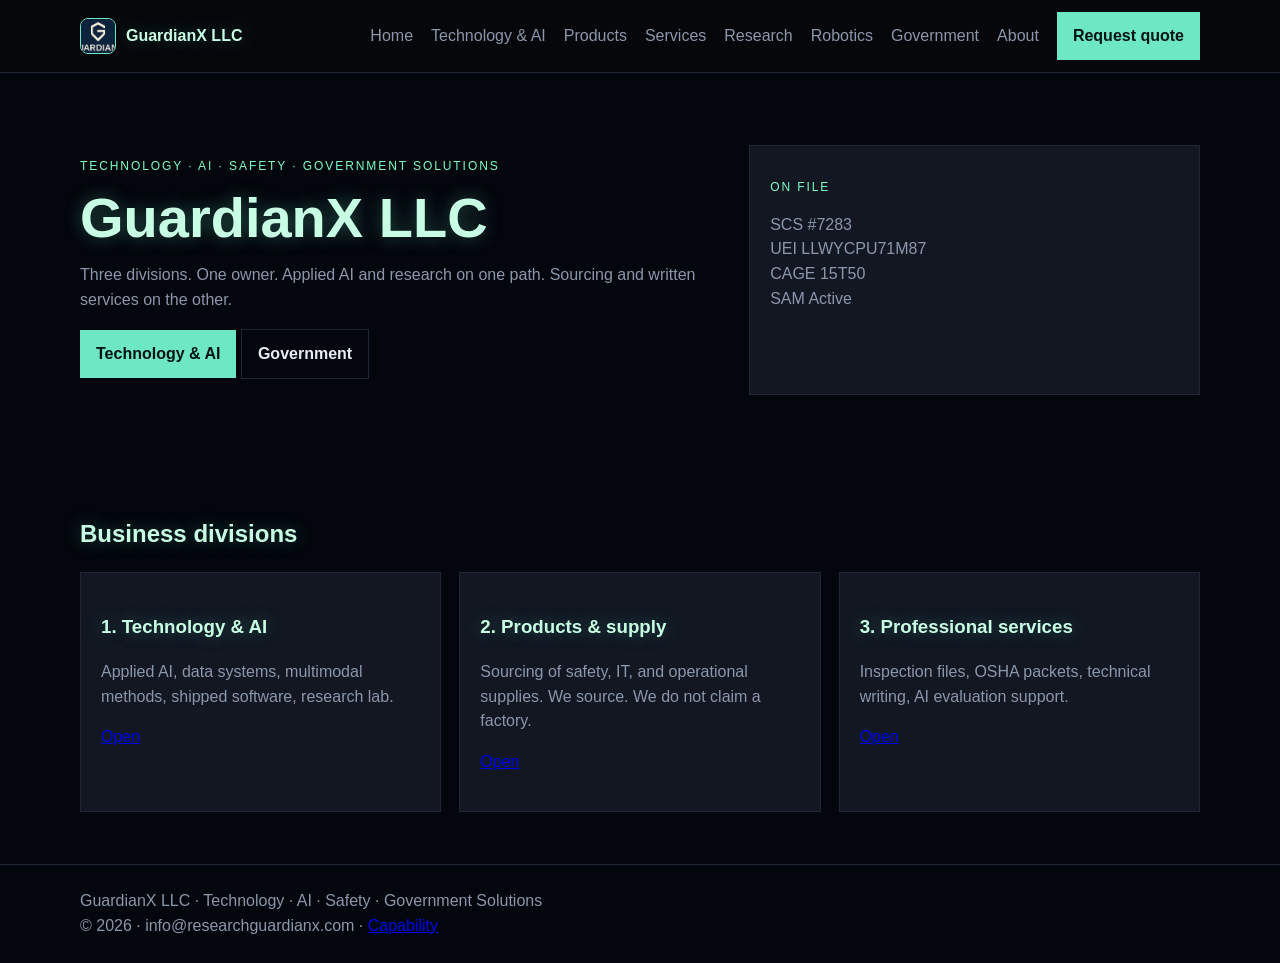
<file: index.html>
<!DOCTYPE html><html lang="en"><head>
    <link rel="icon" type="image/png" href="favicon.png">
<meta charset="UTF-8"/><meta name="viewport" content="width=device-width,initial-scale=1"/>
<title>GuardianX LLC — Technology, AI, Safety, Government Solutions</title><link rel="stylesheet" href="styles.css"/>
<style>img.mark{width:36px;height:36px;object-fit:cover;border-radius:8px}
.lab-card img{width:100%;height:150px;object-fit:cover;border-radius:10px;margin-bottom:10px}
.status{font-size:.8rem;letter-spacing:.08em;text-transform:uppercase;color:#7dffc6}</style>
</head><body><header class="site-header"><div class="wrap header-inner">
<a class="brand" href="index.html"><img class="mark" src="logo.jpg" alt=""><strong>GuardianX LLC</strong></a>
<nav>
<a href="index.html">Home</a>
<a href="technology.html">Technology &amp; AI</a>
<a href="products.html">Products</a>
<a href="services.html">Services</a>
<a href="research.html">Research</a>
<a href="robotics.html">Robotics</a>
<a href="government.html">Government</a>
<a href="about.html">About</a>
<a class="btn" href="mailto:info@researchguardianx.com?subject=Quote%20or%20RFQ">Request quote</a>
</nav></div></header><main>
<section class="hero"><div class="wrap hero-grid"><div>
<p class="eyebrow">Technology · AI · Safety · Government Solutions</p>
<h1>GuardianX LLC</h1>
<p class="lead">Three divisions. One owner. Applied AI and research on one path. Sourcing and written services on the other.</p>
<p><a class="btn" href="technology.html">Technology &amp; AI</a>
<a class="btn btn-ghost" href="government.html">Government</a></p>
</div>
<aside class="card"><p class="eyebrow">On file</p>
<p>SCS #7283<br>UEI LLWYCPU71M87<br>CAGE 15T50<br>SAM Active</p></aside></div></section>
<section><div class="wrap"><h2>Business divisions</h2>
<div class="grid-3">
<article class="card"><h3>1. Technology &amp; AI</h3><p>Applied AI, data systems, multimodal methods, shipped software, research lab.</p><p><a href="technology.html">Open</a></p></article>
<article class="card"><h3>2. Products &amp; supply</h3><p>Sourcing of safety, IT, and operational supplies. We source. We do not claim a factory.</p><p><a href="products.html">Open</a></p></article>
<article class="card"><h3>3. Professional services</h3><p>Inspection files, OSHA packets, technical writing, AI evaluation support.</p><p><a href="services.html">Open</a></p></article>
</div></div></section>
</main><footer><div class="wrap">GuardianX LLC · Technology · AI · Safety · Government Solutions<br>© 2026 · info@researchguardianx.com · <a href="capability-statement.html">Capability</a></div></footer></body></html>
</file>
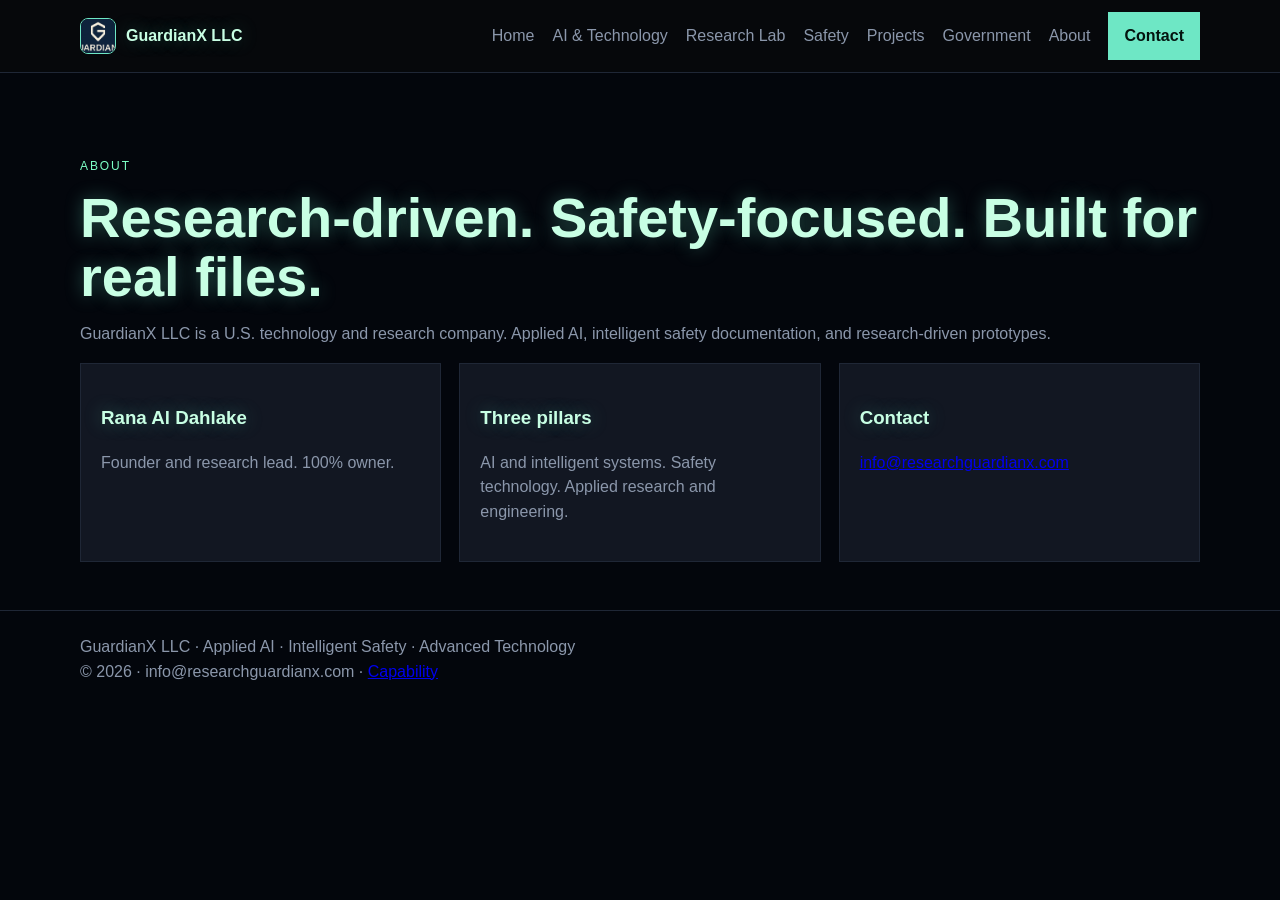
<file: about.html>
<!DOCTYPE html><html lang="en"><head>
    <link rel="icon" type="image/png" href="favicon.png">
<meta charset="UTF-8"/><meta name="viewport" content="width=device-width,initial-scale=1"/>
<title>About — GuardianX LLC</title><link rel="stylesheet" href="styles.css"/>
<style>img.mark{width:36px;height:36px;object-fit:cover;border-radius:8px}
.lab-card img{width:100%;height:160px;object-fit:cover;border-radius:10px;margin-bottom:10px}
.status{font-size:.8rem;letter-spacing:.08em;text-transform:uppercase;color:#7dffc6}</style>
</head><body><header class="site-header"><div class="wrap header-inner">
<a class="brand" href="index.html"><img class="mark" src="logo.jpg" alt=""><strong>GuardianX LLC</strong></a>
<nav>
<a href="index.html">Home</a>
<a href="technology.html">AI &amp; Technology</a>
<a href="research.html">Research Lab</a>
<a href="safety.html">Safety</a>
<a href="projects.html">Projects</a>
<a href="government.html">Government</a>
<a href="about.html">About</a>
<a class="btn" href="mailto:info@researchguardianx.com">Contact</a>
</nav></div></header><main>
<section class="hero"><div class="wrap">
<p class="eyebrow">About</p>
<h1>Research-driven. Safety-focused. Built for real files.</h1>
<p class="lead">GuardianX LLC is a U.S. technology and research company. Applied AI, intelligent safety documentation, and research-driven prototypes.</p>
<div class="grid-3">
<article class="card"><h3>Rana Al Dahlake</h3><p>Founder and research lead. 100% owner.</p></article>
<article class="card"><h3>Three pillars</h3><p>AI and intelligent systems. Safety technology. Applied research and engineering.</p></article>
<article class="card"><h3>Contact</h3><p><a href="mailto:info@researchguardianx.com">info@researchguardianx.com</a></p></article>
</div></div></section>
</main><footer><div class="wrap">GuardianX LLC · Applied AI · Intelligent Safety · Advanced Technology<br>© 2026 · info@researchguardianx.com · <a href="capability-statement.html">Capability</a></div></footer></body></html>
</file>
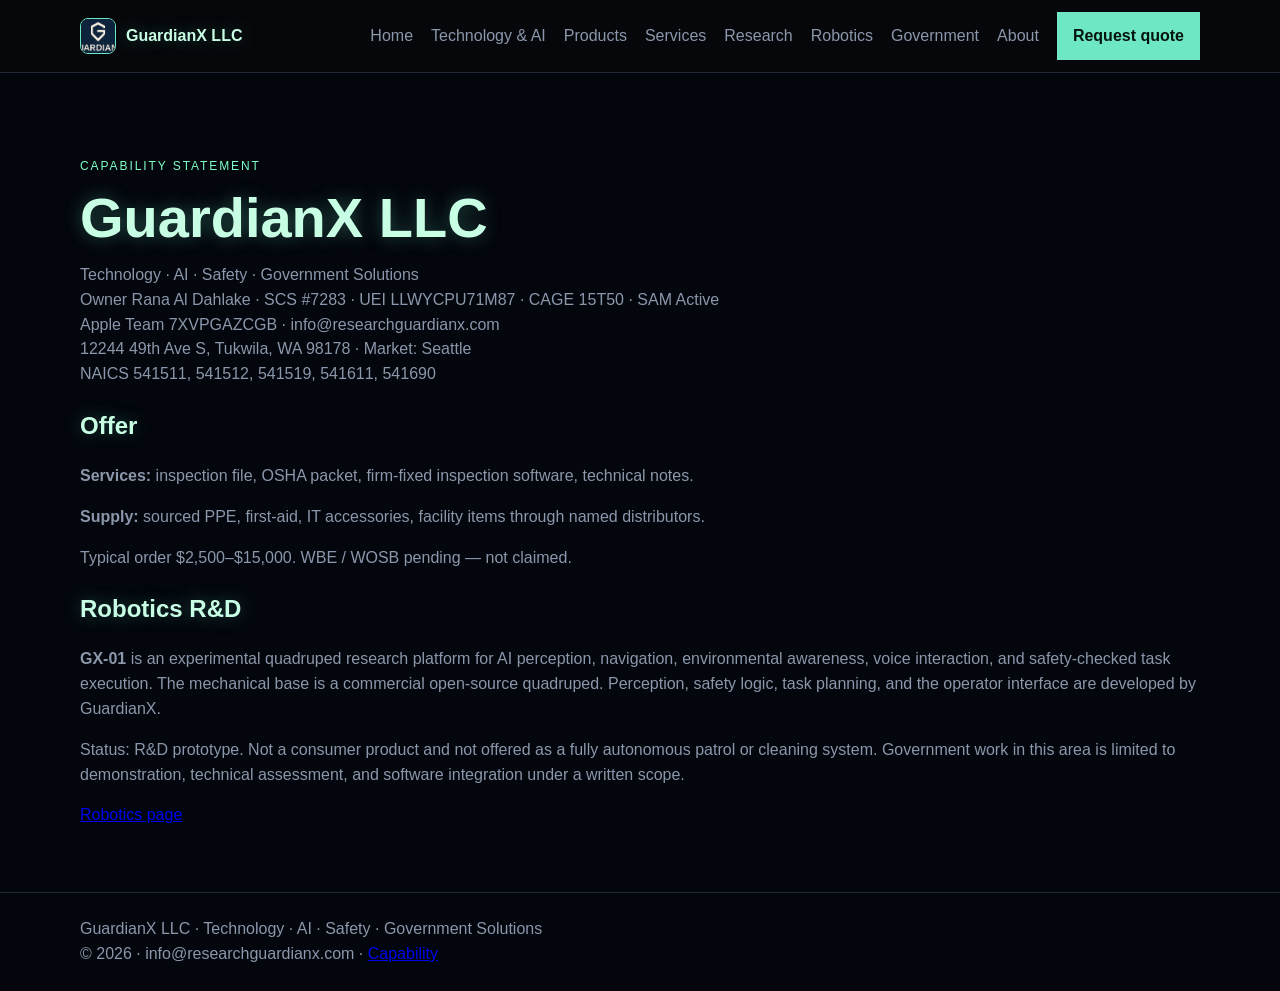
<file: capability-statement.html>
<!DOCTYPE html><html lang="en"><head>
    <link rel="icon" type="image/png" href="favicon.png">
<meta charset="UTF-8"/><meta name="viewport" content="width=device-width,initial-scale=1"/>
<title>Capability statement — GuardianX LLC</title><link rel="stylesheet" href="styles.css"/>
<style>img.mark{width:36px;height:36px;object-fit:cover;border-radius:8px}
.lab-card img{width:100%;height:150px;object-fit:cover;border-radius:10px;margin-bottom:10px}
.status{font-size:.8rem;letter-spacing:.08em;text-transform:uppercase;color:#7dffc6}</style>
</head><body><header class="site-header"><div class="wrap header-inner">
<a class="brand" href="index.html"><img class="mark" src="logo.jpg" alt=""><strong>GuardianX LLC</strong></a>
<nav>
<a href="index.html">Home</a>
<a href="technology.html">Technology &amp; AI</a>
<a href="products.html">Products</a>
<a href="services.html">Services</a>
<a href="research.html">Research</a>
<a href="robotics.html">Robotics</a>
<a href="government.html">Government</a>
<a href="about.html">About</a>
<a class="btn" href="mailto:info@researchguardianx.com?subject=Quote%20or%20RFQ">Request quote</a>
</nav></div></header><main>
<section class="hero"><div class="wrap">
<p class="eyebrow">Capability statement</p>
<h1>GuardianX LLC</h1>
<p>Technology · AI · Safety · Government Solutions<br>
Owner Rana Al Dahlake · SCS #7283 · UEI LLWYCPU71M87 · CAGE 15T50 · SAM Active<br>
Apple Team 7XVPGAZCGB · info@researchguardianx.com<br>
12244 49th Ave S, Tukwila, WA 98178 · Market: Seattle<br>
NAICS 541511, 541512, 541519, 541611, 541690</p>
<h2>Offer</h2>
<p><strong>Services:</strong> inspection file, OSHA packet, firm-fixed inspection software, technical notes.</p>
<p><strong>Supply:</strong> sourced PPE, first-aid, IT accessories, facility items through named distributors.</p>
<p>Typical order $2,500–$15,000. WBE / WOSB pending — not claimed.</p>

<h2>Robotics R&amp;D</h2>
<p><strong>GX-01</strong> is an experimental quadruped research platform for AI perception, navigation, environmental awareness, voice interaction, and safety-checked task execution. The mechanical base is a commercial open-source quadruped. Perception, safety logic, task planning, and the operator interface are developed by GuardianX.</p>
<p>Status: R&amp;D prototype. Not a consumer product and not offered as a fully autonomous patrol or cleaning system. Government work in this area is limited to demonstration, technical assessment, and software integration under a written scope.</p>
<p><a href="robotics.html">Robotics page</a></p>

</div></section>
</main><footer><div class="wrap">GuardianX LLC · Technology · AI · Safety · Government Solutions<br>© 2026 · info@researchguardianx.com · <a href="capability-statement.html">Capability</a></div></footer></body></html>
</file>
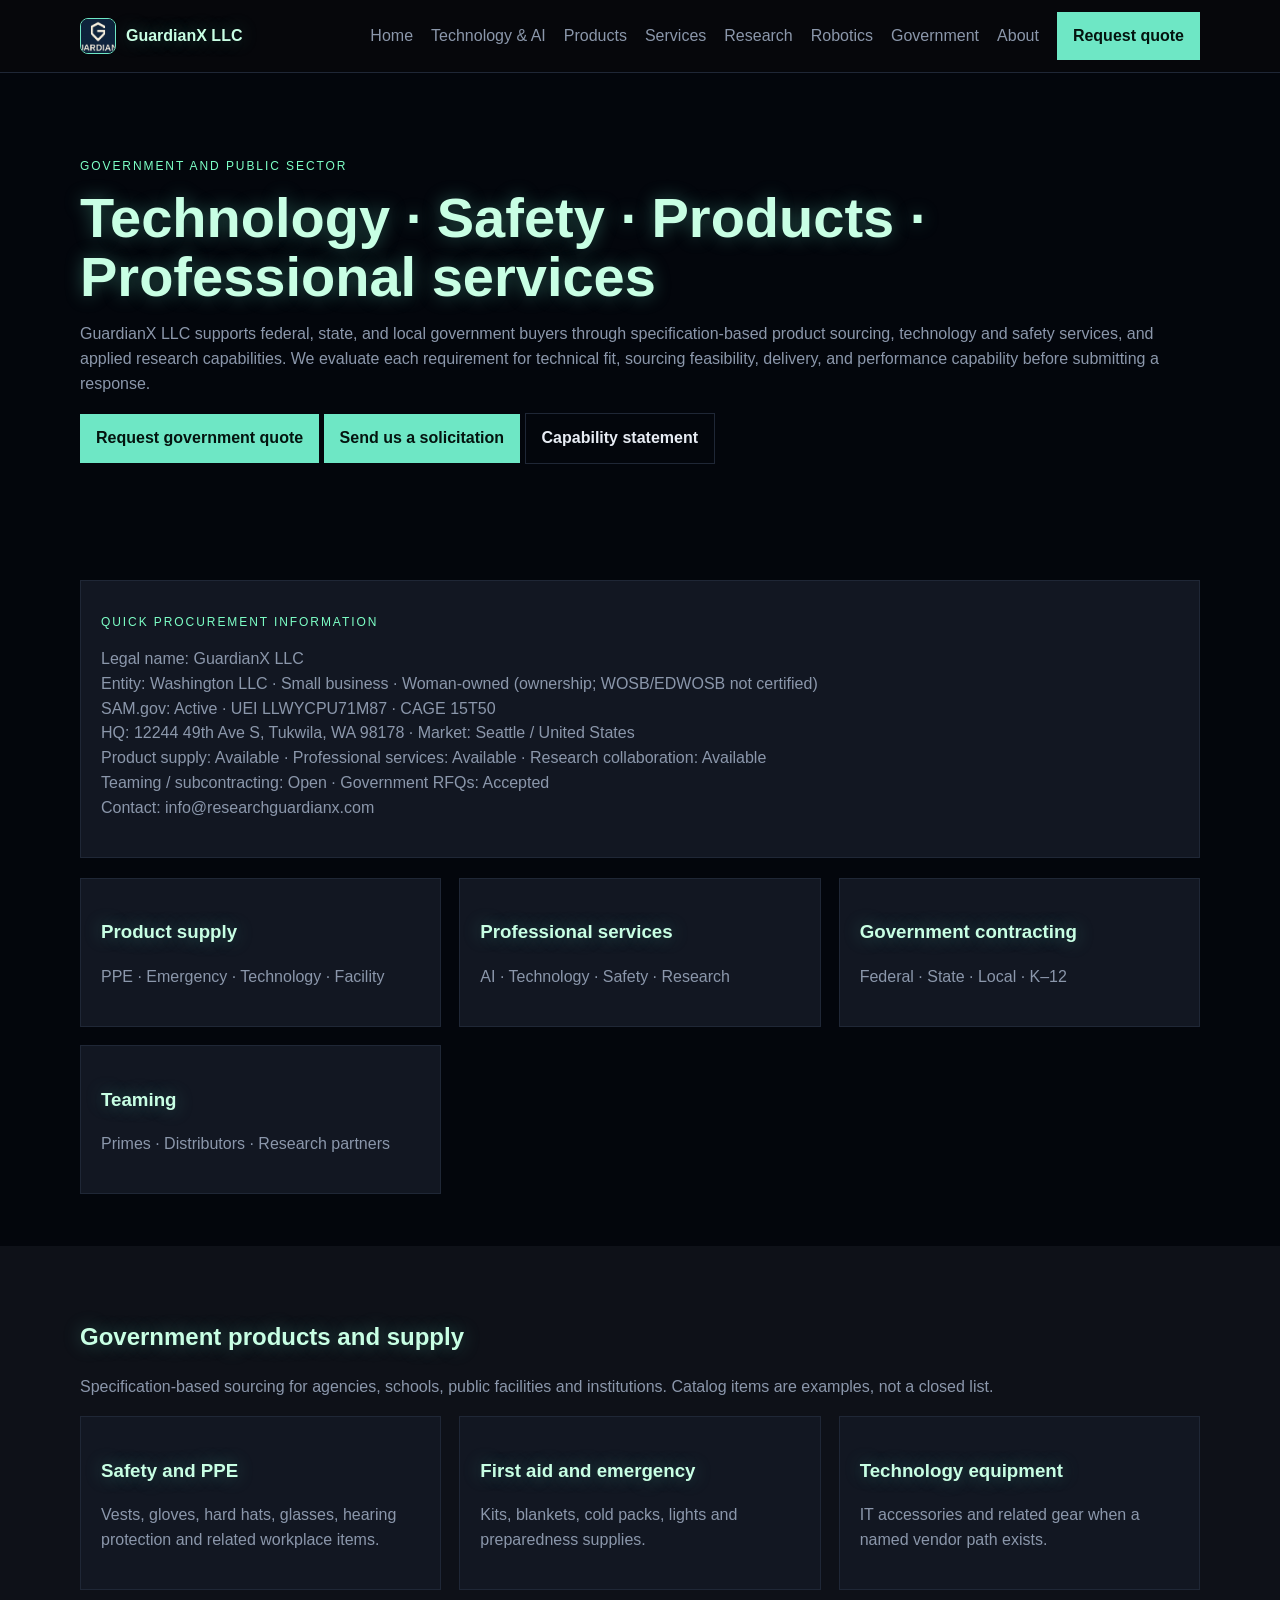
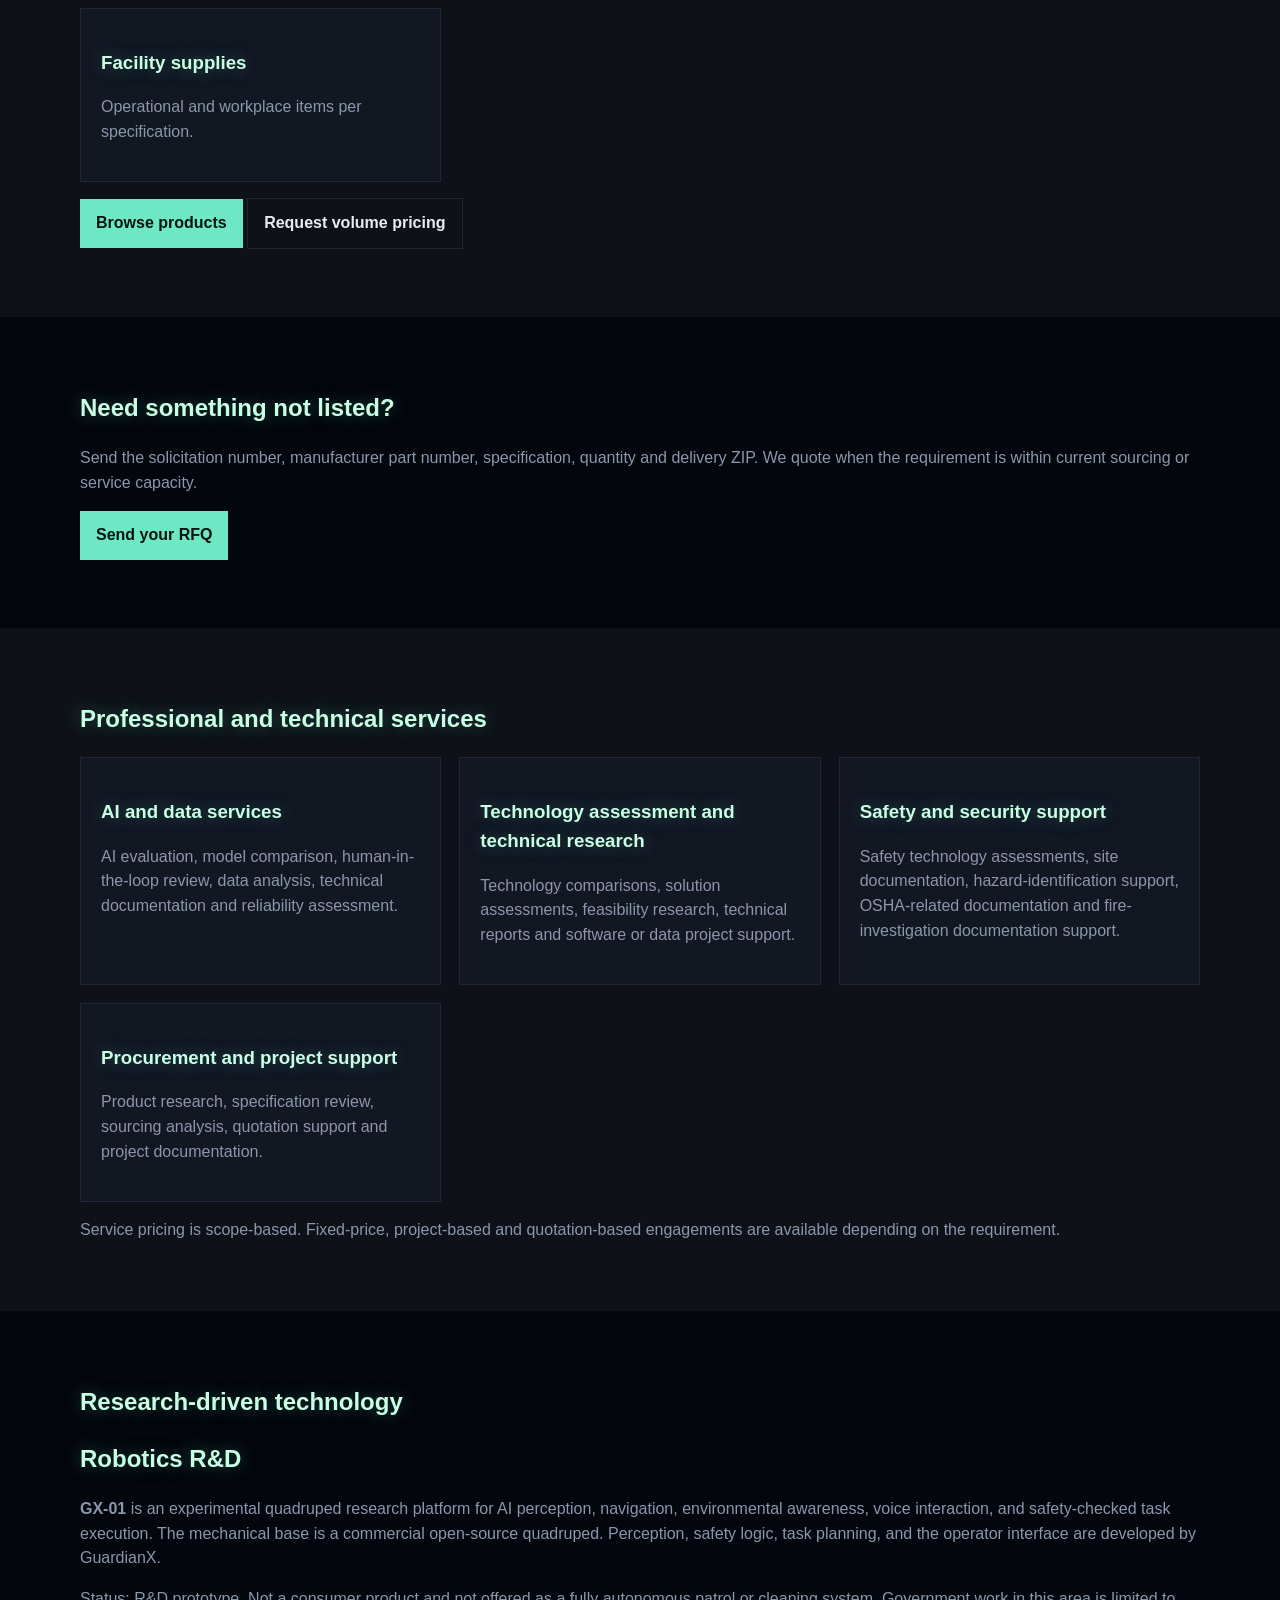
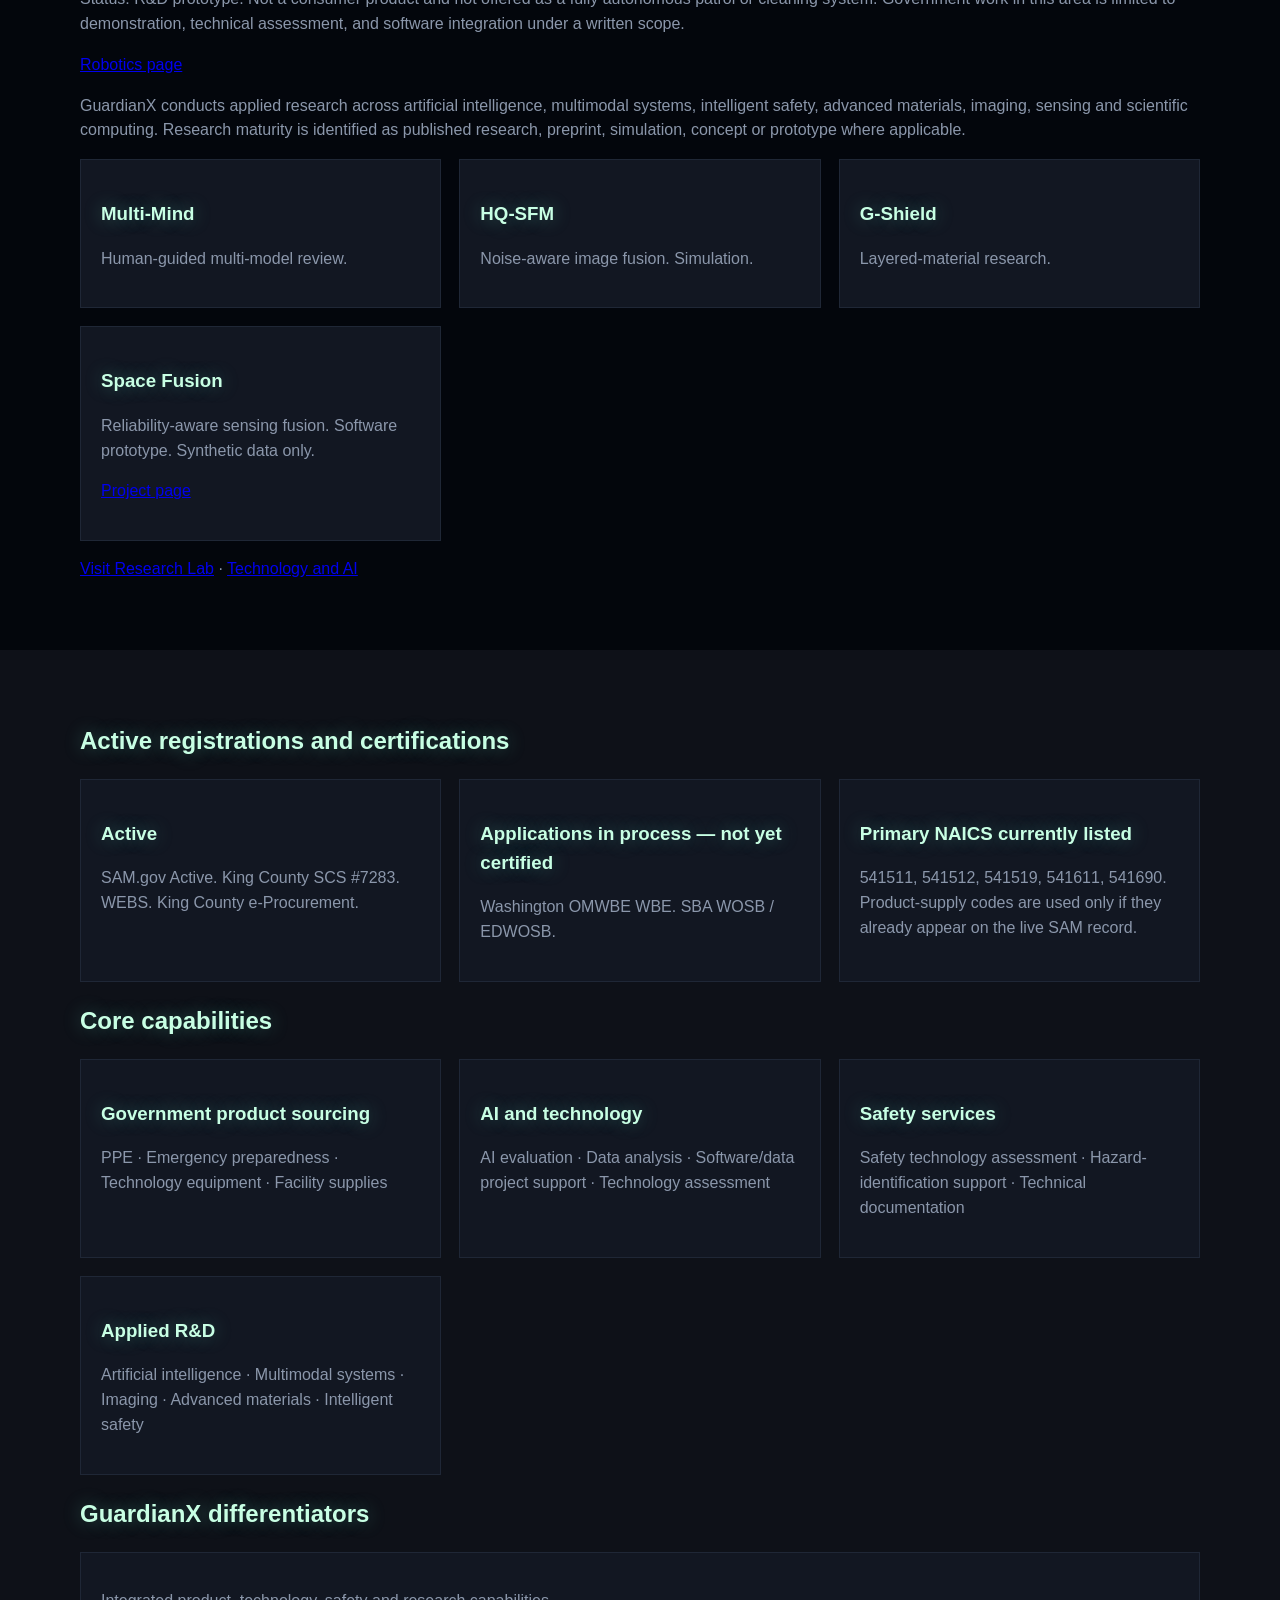
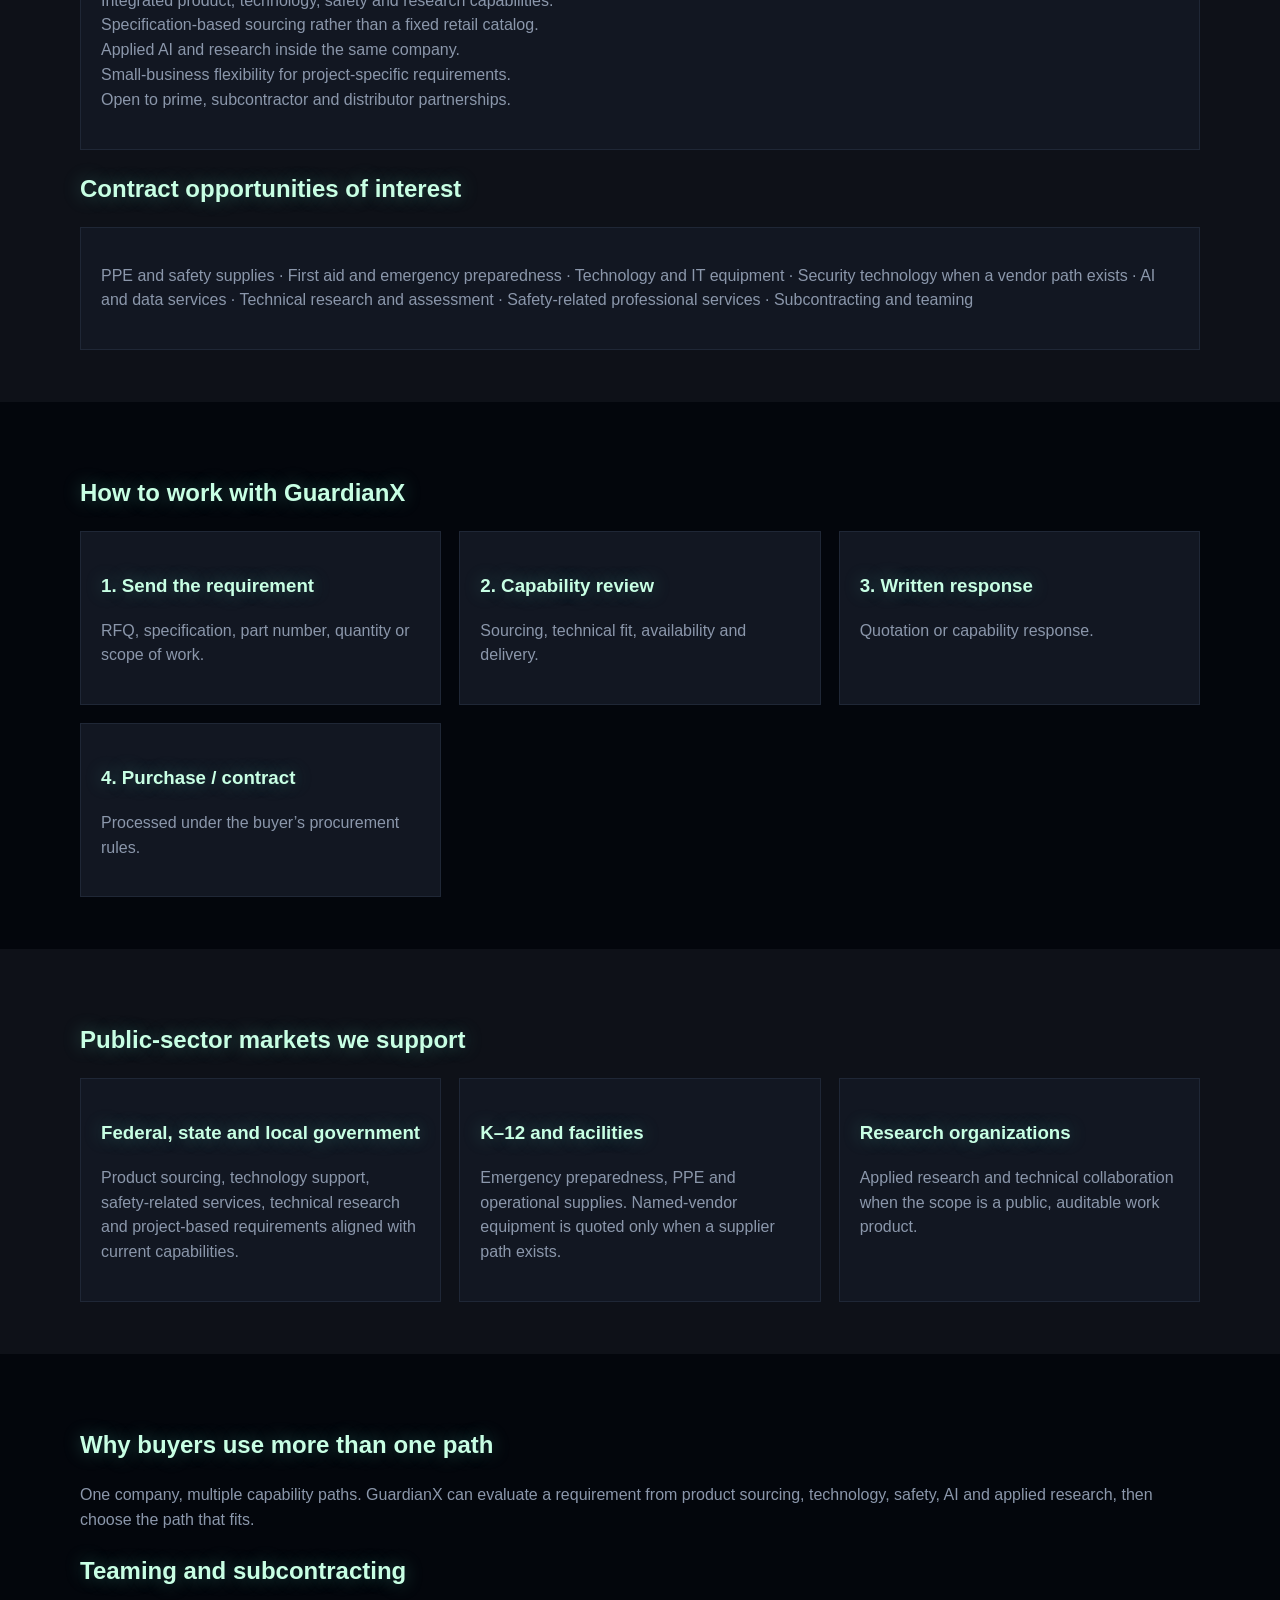
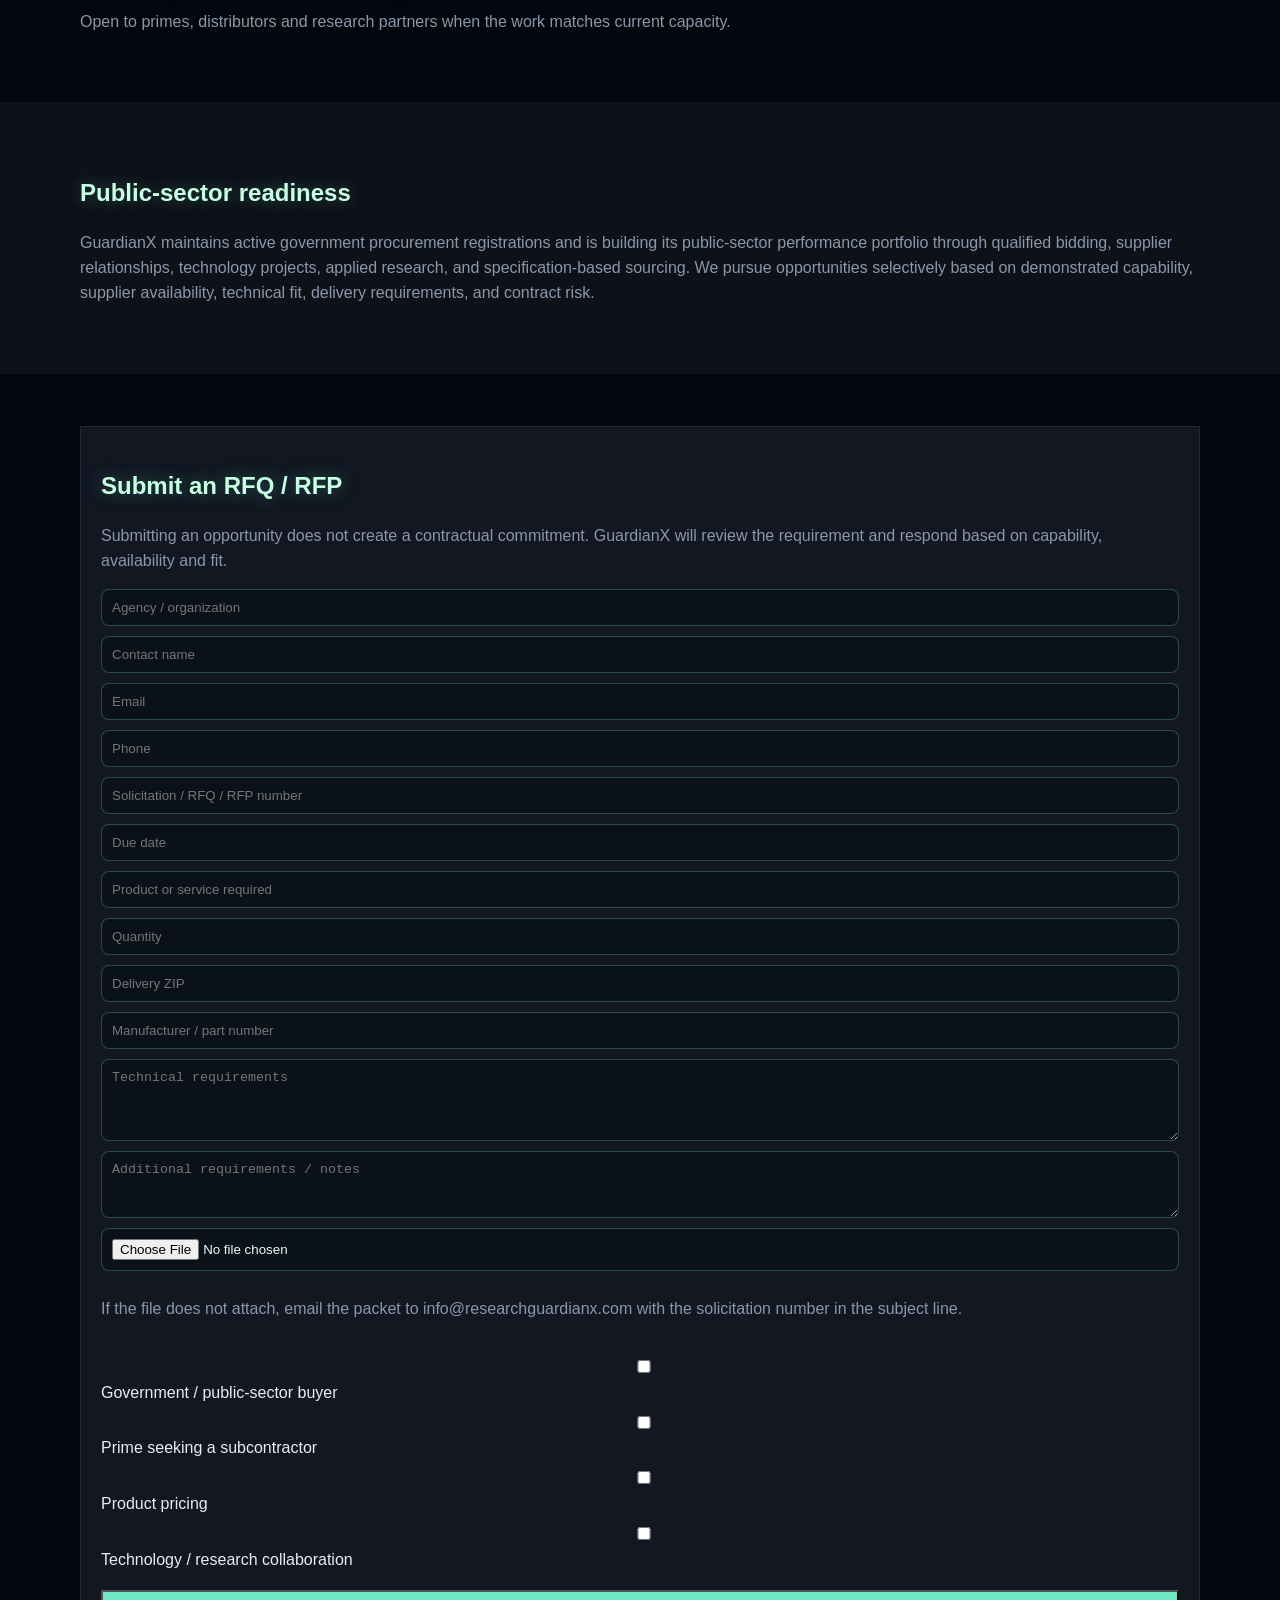
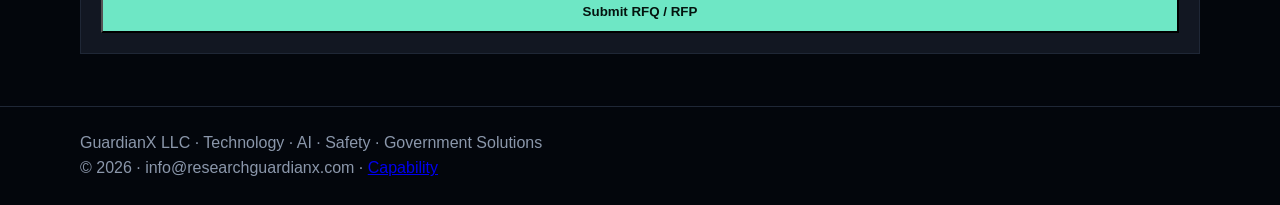
<file: government.html>
<!DOCTYPE html><html lang="en"><head>
    <link rel="icon" type="image/png" href="favicon.png">
<meta charset="UTF-8"/><meta name="viewport" content="width=device-width,initial-scale=1"/>
<title>GuardianX LLC — Technology, AI, Safety, Government Solutions</title><link rel="stylesheet" href="styles.css"/>
<style>img.mark{width:36px;height:36px;object-fit:cover;border-radius:8px}
.lab-card img{width:100%;height:150px;object-fit:cover;border-radius:10px;margin-bottom:10px}
.status{font-size:.8rem;letter-spacing:.08em;text-transform:uppercase;color:#7dffc6}</style>

<style>
.rfq-form{display:grid;gap:10px}
.rfq-form input,.rfq-form select,.rfq-form textarea{width:100%;padding:10px;border-radius:8px;border:1px solid rgba(126,255,198,.25);background:#0b1118;color:#e8fff4}
.checkrow{display:grid;gap:6px;margin:8px 0}
</style></head><body><header class="site-header"><div class="wrap header-inner">
<a class="brand" href="index.html"><img class="mark" src="logo.jpg" alt=""><strong>GuardianX LLC</strong></a>
<nav>
<a href="index.html">Home</a>
<a href="technology.html">Technology &amp; AI</a>
<a href="products.html">Products</a>
<a href="services.html">Services</a>
<a href="research.html">Research</a>
<a href="robotics.html">Robotics</a>
<a href="government.html">Government</a>
<a href="about.html">About</a>
<a class="btn" href="mailto:info@researchguardianx.com?subject=Quote%20or%20RFQ">Request quote</a>
</nav></div></header><main>
<section class="hero"><div class="wrap">
<p class="eyebrow">Government and public sector</p>
<h1>Technology · Safety · Products · Professional services</h1>
<p class="lead">GuardianX LLC supports federal, state, and local government buyers through specification-based product sourcing, technology and safety services, and applied research capabilities. We evaluate each requirement for technical fit, sourcing feasibility, delivery, and performance capability before submitting a response.</p>
<p><a class="btn" href="#rfq">Request government quote</a>
<a class="btn" href="#rfq">Send us a solicitation</a>
<a class="btn btn-ghost" href="capability-statement.html">Capability statement</a></p>
</div></section>

<section><div class="wrap">
<article class="card">
<p class="eyebrow">Quick procurement information</p>
<p>Legal name: GuardianX LLC<br>
Entity: Washington LLC · Small business · Woman-owned (ownership; WOSB/EDWOSB not certified)<br>
SAM.gov: Active · UEI LLWYCPU71M87 · CAGE 15T50<br>
HQ: 12244 49th Ave S, Tukwila, WA 98178 · Market: Seattle / United States<br>
Product supply: Available · Professional services: Available · Research collaboration: Available<br>
Teaming / subcontracting: Open · Government RFQs: Accepted<br>
Contact: info@researchguardianx.com</p>
</article>
<div class="grid-3" style="margin-top:20px">
<article class="card"><h3>Product supply</h3><p>PPE · Emergency · Technology · Facility</p></article>
<article class="card"><h3>Professional services</h3><p>AI · Technology · Safety · Research</p></article>
<article class="card"><h3>Government contracting</h3><p>Federal · State · Local · K–12</p></article>
<article class="card"><h3>Teaming</h3><p>Primes · Distributors · Research partners</p></article>
</div>
</div></section>

<section class="alt"><div class="wrap">
<h2>Government products and supply</h2>
<p class="lead">Specification-based sourcing for agencies, schools, public facilities and institutions. Catalog items are examples, not a closed list.</p>
<div class="grid-3">
<article class="card"><h3>Safety and PPE</h3><p>Vests, gloves, hard hats, glasses, hearing protection and related workplace items.</p></article>
<article class="card"><h3>First aid and emergency</h3><p>Kits, blankets, cold packs, lights and preparedness supplies.</p></article>
<article class="card"><h3>Technology equipment</h3><p>IT accessories and related gear when a named vendor path exists.</p></article>
<article class="card"><h3>Facility supplies</h3><p>Operational and workplace items per specification.</p></article>
</div>
<p><a class="btn" href="products.html">Browse products</a>
<a class="btn btn-ghost" href="#rfq">Request volume pricing</a></p>
</div></section>

<section><div class="wrap">
<h2>Need something not listed?</h2>
<p class="lead">Send the solicitation number, manufacturer part number, specification, quantity and delivery ZIP. We quote when the requirement is within current sourcing or service capacity.</p>
<p><a class="btn" href="#rfq">Send your RFQ</a></p>
</div></section>

<section class="alt"><div class="wrap">
<h2>Professional and technical services</h2>
<div class="grid-3">
<article class="card"><h3>AI and data services</h3><p>AI evaluation, model comparison, human-in-the-loop review, data analysis, technical documentation and reliability assessment.</p></article>
<article class="card"><h3>Technology assessment and technical research</h3><p>Technology comparisons, solution assessments, feasibility research, technical reports and software or data project support.</p></article>
<article class="card"><h3>Safety and security support</h3><p>Safety technology assessments, site documentation, hazard-identification support, OSHA-related documentation and fire-investigation documentation support.</p></article>
<article class="card"><h3>Procurement and project support</h3><p>Product research, specification review, sourcing analysis, quotation support and project documentation.</p></article>
</div>
<p>Service pricing is scope-based. Fixed-price, project-based and quotation-based engagements are available depending on the requirement.</p>
</div></section>

<section><div class="wrap">
<h2>Research-driven technology</h2>

<h2>Robotics R&amp;D</h2>
<p><strong>GX-01</strong> is an experimental quadruped research platform for AI perception, navigation, environmental awareness, voice interaction, and safety-checked task execution. The mechanical base is a commercial open-source quadruped. Perception, safety logic, task planning, and the operator interface are developed by GuardianX.</p>
<p>Status: R&amp;D prototype. Not a consumer product and not offered as a fully autonomous patrol or cleaning system. Government work in this area is limited to demonstration, technical assessment, and software integration under a written scope.</p>
<p><a href="robotics.html">Robotics page</a></p>


<p class="lead">GuardianX conducts applied research across artificial intelligence, multimodal systems, intelligent safety, advanced materials, imaging, sensing and scientific computing. Research maturity is identified as published research, preprint, simulation, concept or prototype where applicable.</p>
<div class="grid-3">
<article class="card"><h3>Multi-Mind</h3><p>Human-guided multi-model review.</p></article>
<article class="card"><h3>HQ-SFM</h3><p>Noise-aware image fusion. Simulation.</p></article>
<article class="card"><h3>G-Shield</h3><p>Layered-material research.</p></article>
<article class="card"><h3>Space Fusion</h3><p>Reliability-aware sensing fusion. Software prototype. Synthetic data only.</p><p><a href="space-fusion.html">Project page</a></p></article>
</div>
<p><a href="research.html">Visit Research Lab</a> · <a href="technology.html">Technology and AI</a></p>
</div></section>

<section class="alt"><div class="wrap">
<h2>Active registrations and certifications</h2>
<div class="grid-3">
<article class="card"><h3>Active</h3><p>SAM.gov Active. King County SCS #7283. WEBS. King County e-Procurement.</p></article>
<article class="card"><h3>Applications in process — not yet certified</h3><p>Washington OMWBE WBE. SBA WOSB / EDWOSB.</p></article>
<article class="card"><h3>Primary NAICS currently listed</h3><p>541511, 541512, 541519, 541611, 541690. Product-supply codes are used only if they already appear on the live SAM record.</p></article>
</div>
<h2>Core capabilities</h2>
<div class="grid-3">
<article class="card"><h3>Government product sourcing</h3><p>PPE · Emergency preparedness · Technology equipment · Facility supplies</p></article>
<article class="card"><h3>AI and technology</h3><p>AI evaluation · Data analysis · Software/data project support · Technology assessment</p></article>
<article class="card"><h3>Safety services</h3><p>Safety technology assessment · Hazard-identification support · Technical documentation</p></article>
<article class="card"><h3>Applied R&amp;D</h3><p>Artificial intelligence · Multimodal systems · Imaging · Advanced materials · Intelligent safety</p></article>
</div>
<h2>GuardianX differentiators</h2>
<article class="card"><p>Integrated product, technology, safety and research capabilities.<br>
Specification-based sourcing rather than a fixed retail catalog.<br>
Applied AI and research inside the same company.<br>
Small-business flexibility for project-specific requirements.<br>
Open to prime, subcontractor and distributor partnerships.</p></article>
<h2>Contract opportunities of interest</h2>
<article class="card"><p>PPE and safety supplies · First aid and emergency preparedness · Technology and IT equipment · Security technology when a vendor path exists · AI and data services · Technical research and assessment · Safety-related professional services · Subcontracting and teaming</p></article>
</div></section>

<section><div class="wrap">
<h2>How to work with GuardianX</h2>
<div class="grid-3">
<article class="card"><h3>1. Send the requirement</h3><p>RFQ, specification, part number, quantity or scope of work.</p></article>
<article class="card"><h3>2. Capability review</h3><p>Sourcing, technical fit, availability and delivery.</p></article>
<article class="card"><h3>3. Written response</h3><p>Quotation or capability response.</p></article>
<article class="card"><h3>4. Purchase / contract</h3><p>Processed under the buyer’s procurement rules.</p></article>
</div>
</div></section>

<section class="alt"><div class="wrap">
<h2>Public-sector markets we support</h2>
<div class="grid-3">
<article class="card"><h3>Federal, state and local government</h3><p>Product sourcing, technology support, safety-related services, technical research and project-based requirements aligned with current capabilities.</p></article>
<article class="card"><h3>K–12 and facilities</h3><p>Emergency preparedness, PPE and operational supplies. Named-vendor equipment is quoted only when a supplier path exists.</p></article>
<article class="card"><h3>Research organizations</h3><p>Applied research and technical collaboration when the scope is a public, auditable work product.</p></article>
</div>
</div></section>

<section><div class="wrap">
<h2>Why buyers use more than one path</h2>
<p class="lead">One company, multiple capability paths. GuardianX can evaluate a requirement from product sourcing, technology, safety, AI and applied research, then choose the path that fits.</p>
<h2>Teaming and subcontracting</h2>
<p class="lead">Open to primes, distributors and research partners when the work matches current capacity.</p>
</div></section>

<section class="alt"><div class="wrap">
<h2>Public-sector readiness</h2>
<p class="lead">GuardianX maintains active government procurement registrations and is building its public-sector performance portfolio through qualified bidding, supplier relationships, technology projects, applied research, and specification-based sourcing. We pursue opportunities selectively based on demonstrated capability, supplier availability, technical fit, delivery requirements, and contract risk.</p>
</div></section>

<section id="rfq"><div class="wrap">
<article class="card">
<h2>Submit an RFQ / RFP</h2>
<p>Submitting an opportunity does not create a contractual commitment. GuardianX will review the requirement and respond based on capability, availability and fit.</p>
<form class="rfq-form" action="https://formsubmit.co/info@researchguardianx.com" method="POST" enctype="multipart/form-data">
<input type="hidden" name="_subject" value="GuardianX government RFQ">
<input type="hidden" name="_captcha" value="false">
<input name="organization" placeholder="Agency / organization" required>
<input name="contact" placeholder="Contact name" required>
<input type="email" name="email" placeholder="Email" required>
<input name="phone" placeholder="Phone">
<input name="solicitation" placeholder="Solicitation / RFQ / RFP number">
<input name="due" placeholder="Due date">
<input name="need" placeholder="Product or service required">
<input name="quantity" placeholder="Quantity">
<input name="zip" placeholder="Delivery ZIP">
<input name="mpn" placeholder="Manufacturer / part number">
<textarea name="requirements" rows="4" placeholder="Technical requirements"></textarea>
<textarea name="notes" rows="3" placeholder="Additional requirements / notes"></textarea>
<input type="file" name="attachment">
<p>If the file does not attach, email the packet to info@researchguardianx.com with the solicitation number in the subject line.</p>
<div class="checkrow">
<label><input type="checkbox" name="role_gov" value="yes"> Government / public-sector buyer</label>
<label><input type="checkbox" name="role_prime" value="yes"> Prime seeking a subcontractor</label>
<label><input type="checkbox" name="role_price" value="yes"> Product pricing</label>
<label><input type="checkbox" name="role_research" value="yes"> Technology / research collaboration</label>
</div>
<button class="btn" type="submit">Submit RFQ / RFP</button>
</form>
</article>
</div></section>
</main><footer><div class="wrap">GuardianX LLC · Technology · AI · Safety · Government Solutions<br>© 2026 · info@researchguardianx.com · <a href="capability-statement.html">Capability</a></div></footer></body></html>
</file>
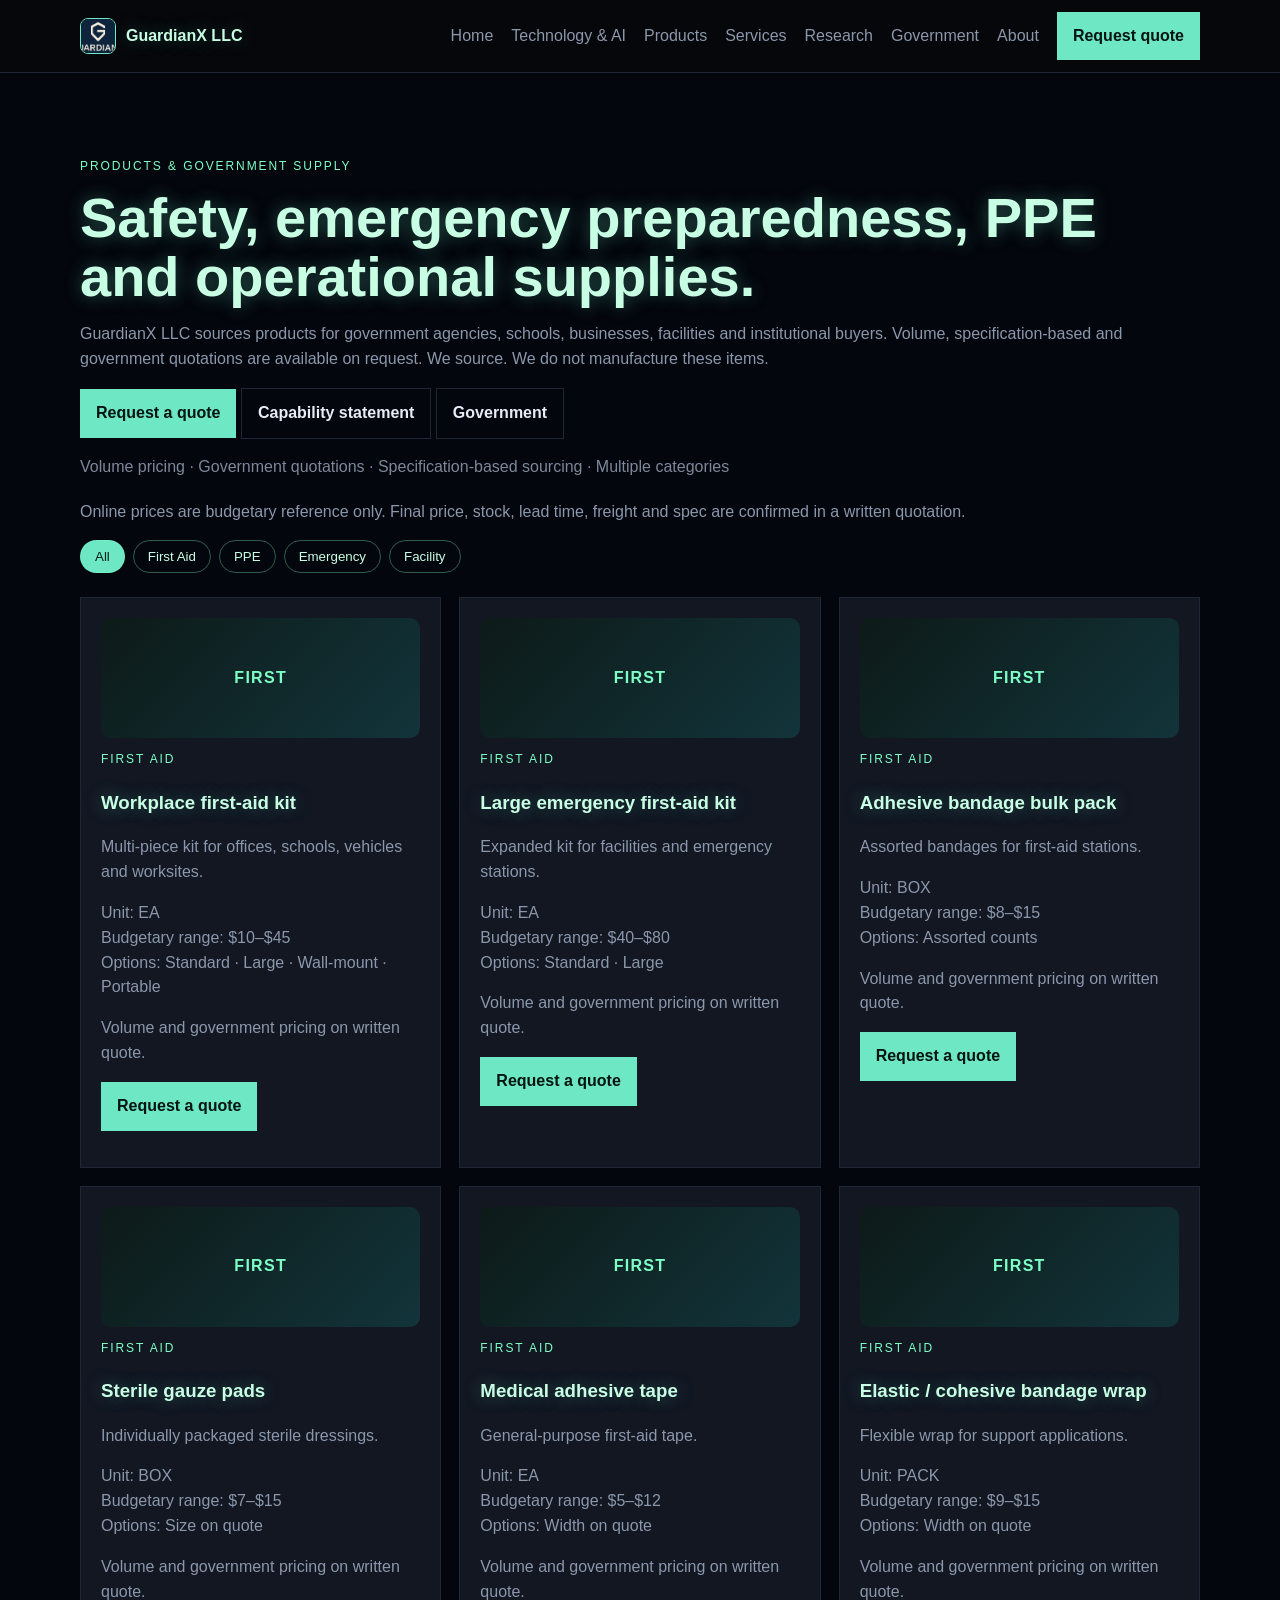
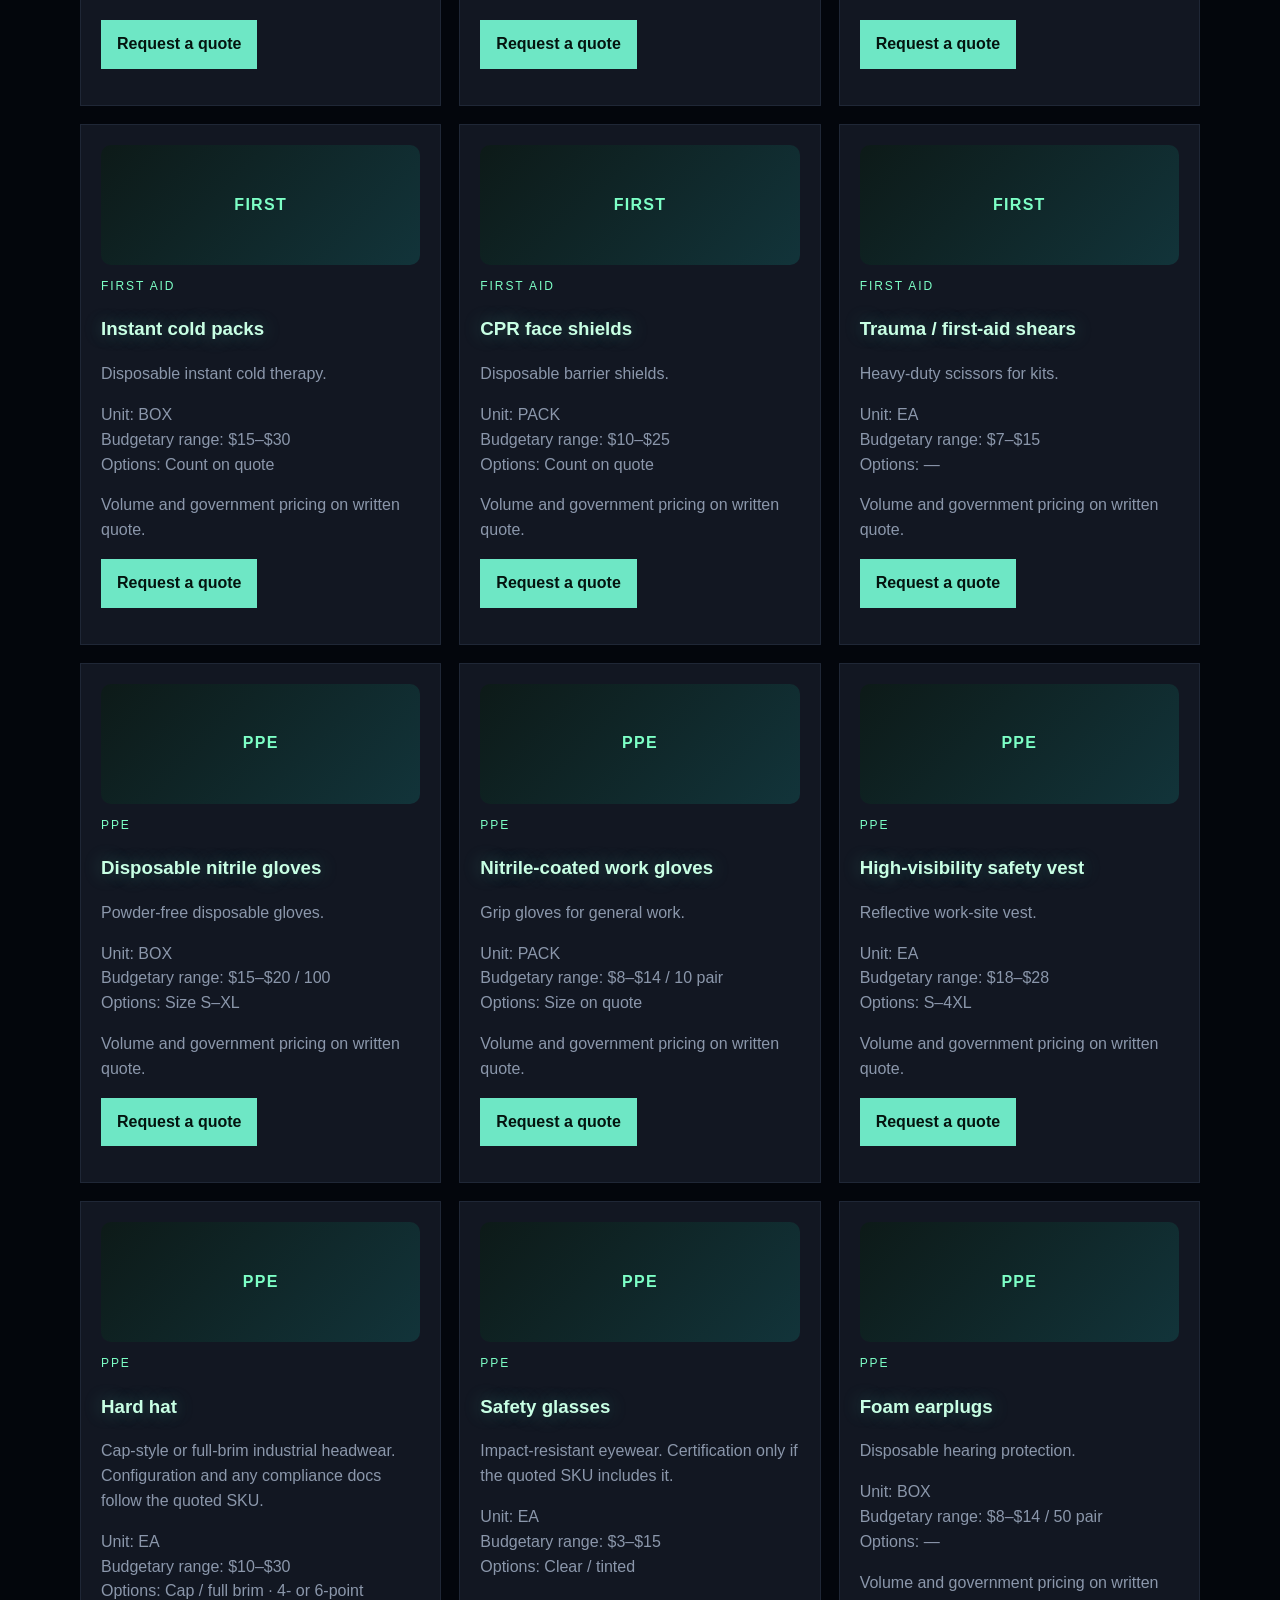
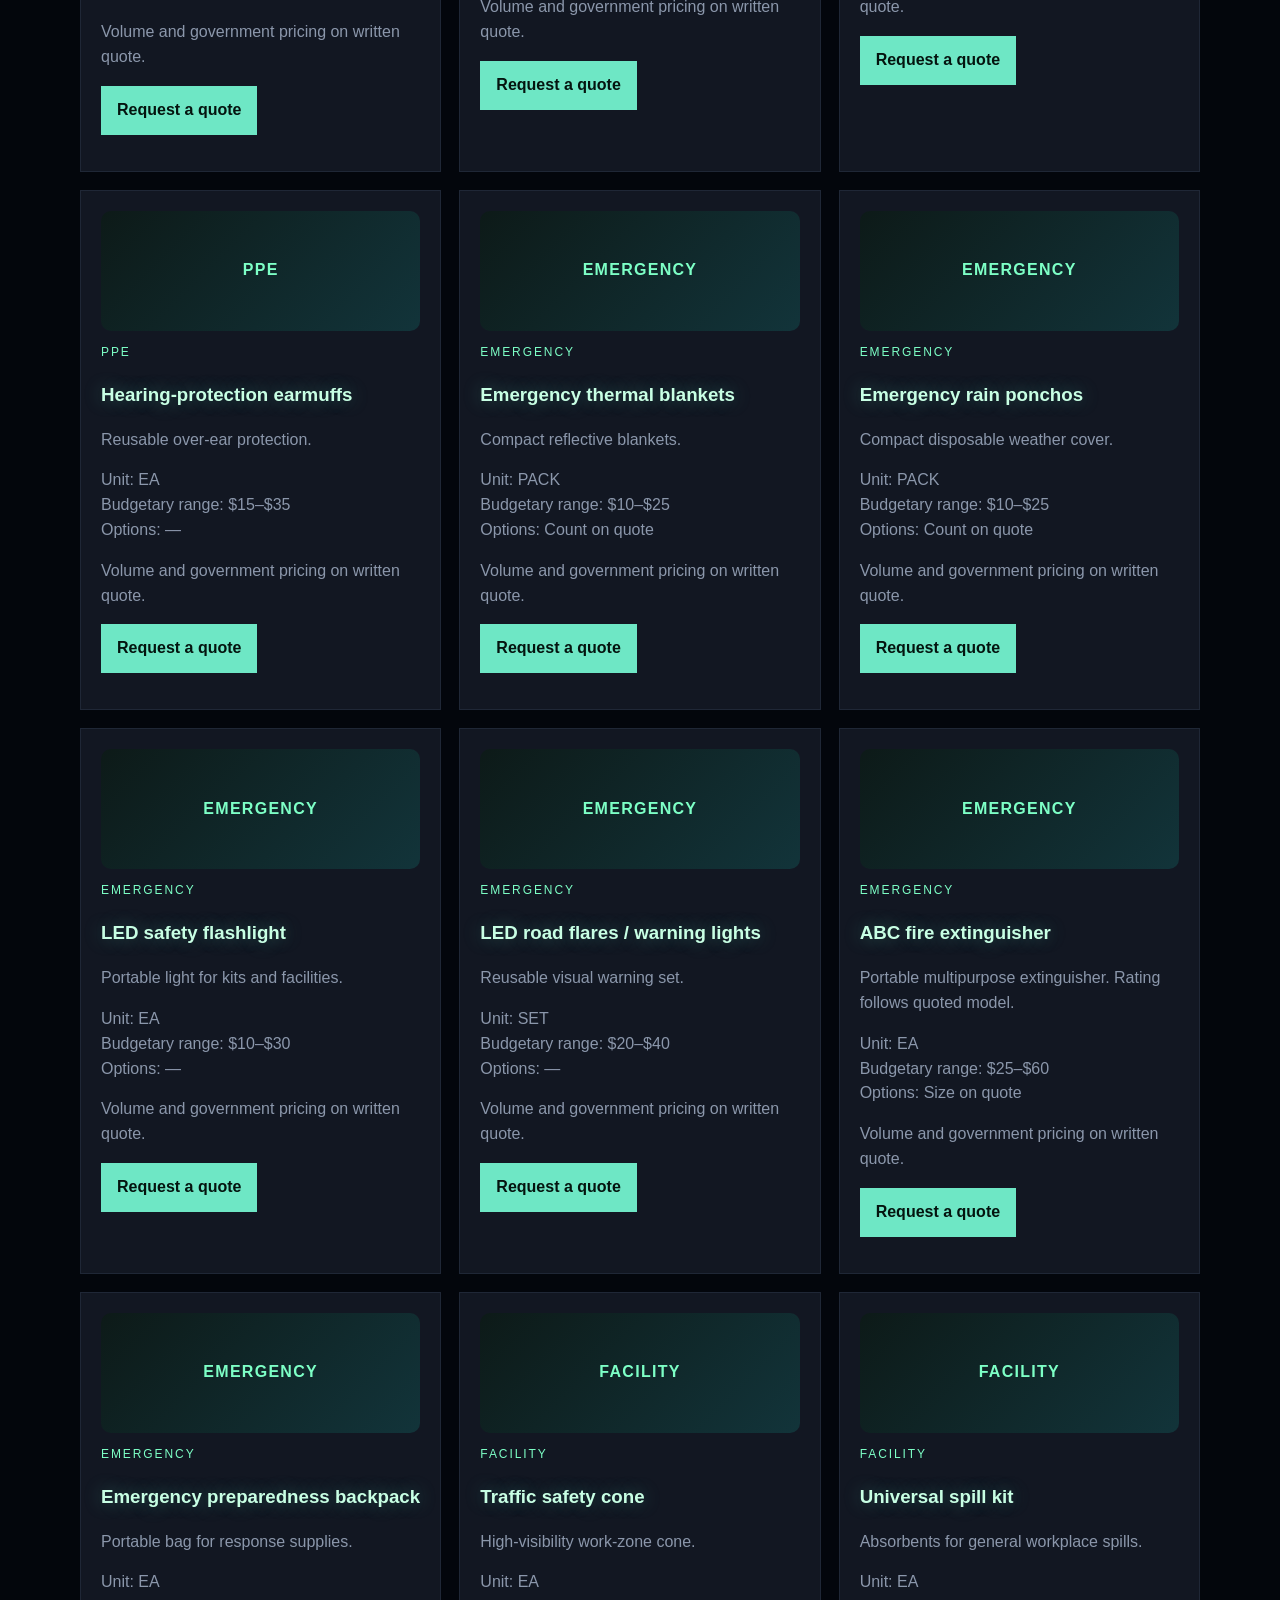
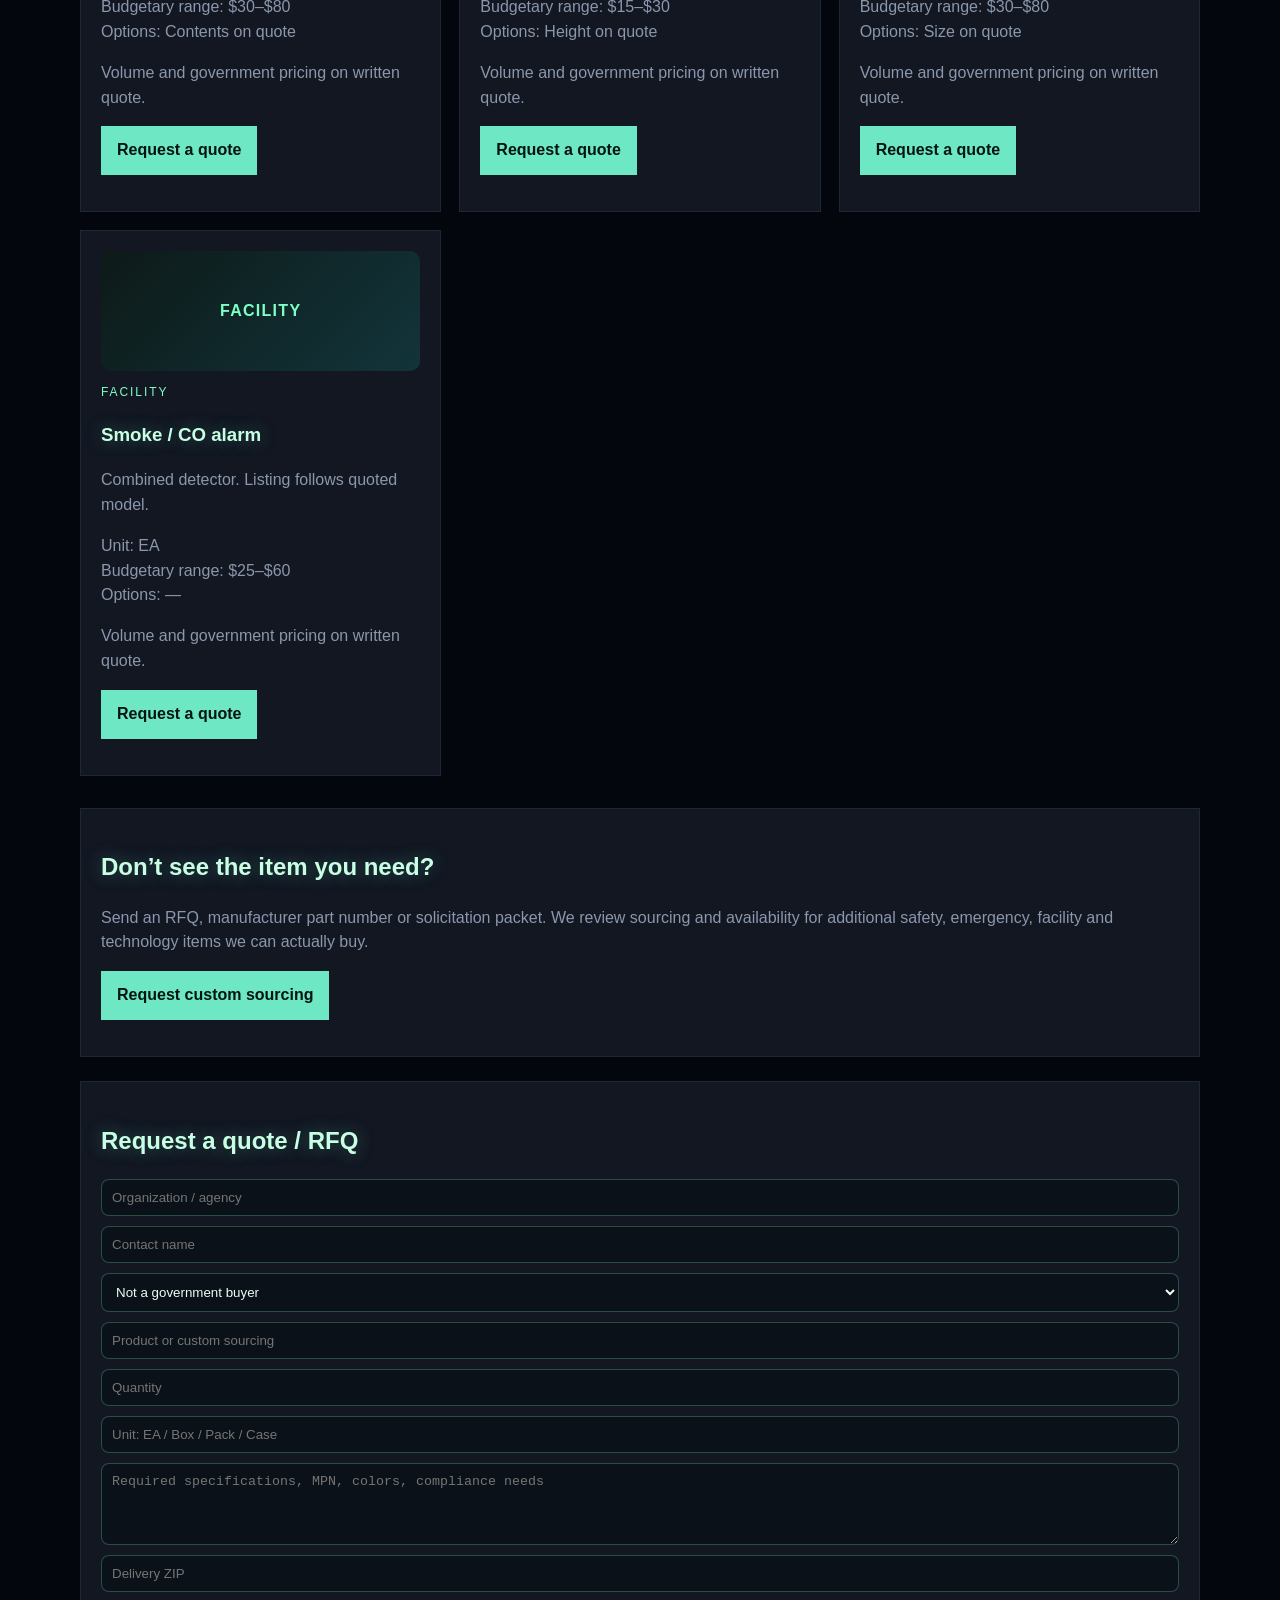
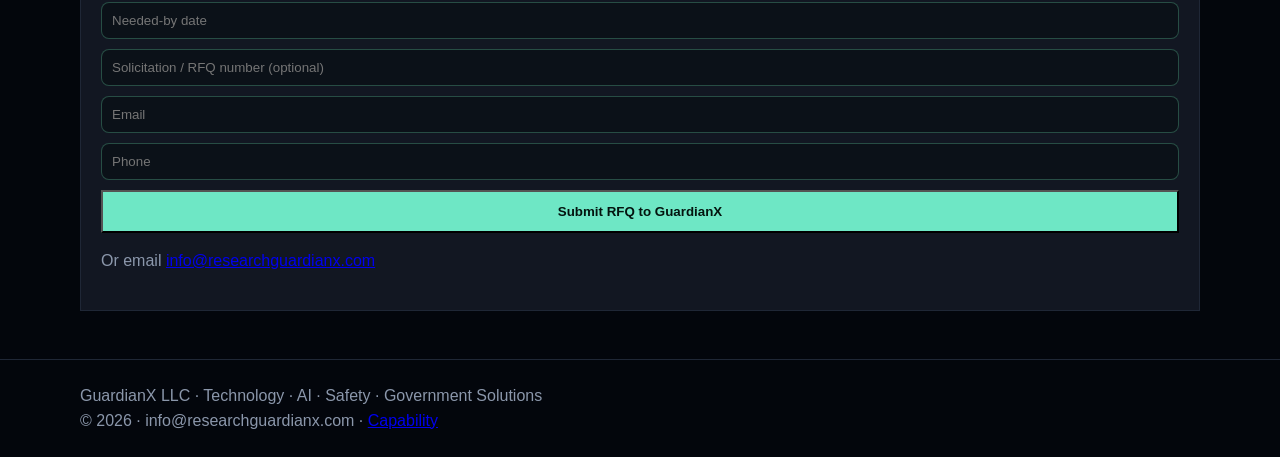
<file: products.html>
<!DOCTYPE html><html lang="en"><head>
    <link rel="icon" type="image/png" href="favicon.png">
<meta charset="UTF-8"/><meta name="viewport" content="width=device-width,initial-scale=1"/>
<title>GuardianX LLC — Technology, AI, Safety, Government Solutions</title><link rel="stylesheet" href="styles.css"/>
<style>img.mark{width:36px;height:36px;object-fit:cover;border-radius:8px}
.lab-card img{width:100%;height:150px;object-fit:cover;border-radius:10px;margin-bottom:10px}
.status{font-size:.8rem;letter-spacing:.08em;text-transform:uppercase;color:#7dffc6}</style>

<style>
.filters{display:flex;flex-wrap:wrap;gap:8px;margin:16px 0 24px}
.filters button{background:transparent;border:1px solid rgba(126,255,198,.35);color:#c8ffe4;padding:8px 14px;border-radius:999px;cursor:pointer}
.filters button.on{background:#6ee7c5;color:#042018}
.rfq-form,.card form{display:grid;gap:10px}
.rfq-form input,.rfq-form select,.rfq-form textarea,.card input,.card select,.card textarea{width:100%;padding:10px;border-radius:8px;border:1px solid rgba(126,255,198,.25);background:#0b1118;color:#e8fff4}
.pimg{height:120px;border-radius:10px;margin-bottom:10px;display:flex;align-items:center;justify-content:center;font-weight:700;letter-spacing:.08em;background:linear-gradient(135deg,#0d1a18,#12343a);color:#7dffc6}
.check{display:flex;flex-wrap:wrap;gap:12px;margin:12px 0 20px;opacity:.9}
</style></head><body><header class="site-header"><div class="wrap header-inner">
<a class="brand" href="index.html"><img class="mark" src="logo.jpg" alt=""><strong>GuardianX LLC</strong></a>
<nav>
<a href="index.html">Home</a>
<a href="technology.html">Technology &amp; AI</a>
<a href="products.html">Products</a>
<a href="services.html">Services</a>
<a href="research.html">Research</a>
<a href="government.html">Government</a>
<a href="about.html">About</a>
<a class="btn" href="mailto:info@researchguardianx.com?subject=Quote%20or%20RFQ">Request quote</a>
</nav></div></header><main>
<section class="hero"><div class="wrap">
<p class="eyebrow">Products &amp; government supply</p>
<h1>Safety, emergency preparedness, PPE and operational supplies.</h1>
<p class="lead">GuardianX LLC sources products for government agencies, schools, businesses, facilities and institutional buyers. Volume, specification-based and government quotations are available on request. We source. We do not manufacture these items.</p>
<p><a class="btn" href="#rfq">Request a quote</a>
<a class="btn btn-ghost" href="capability-statement.html">Capability statement</a>
<a class="btn btn-ghost" href="government.html">Government</a></p>
<p class="check">Volume pricing · Government quotations · Specification-based sourcing · Multiple categories</p>
<p class="lead">Online prices are budgetary reference only. Final price, stock, lead time, freight and spec are confirmed in a written quotation.</p>
<div class="filters">
<button class="on" data-f="All">All</button>
<button data-f="First Aid">First Aid</button>
<button data-f="PPE">PPE</button>
<button data-f="Emergency">Emergency</button>
<button data-f="Facility">Facility</button>
</div>
<div class="grid-3" id="grid">
<article class="card prod" data-cat="First Aid">
<div class="pimg">FIRST</div>
<p class="eyebrow">First Aid</p>
<h3>Workplace first-aid kit</h3>
<p>Multi-piece kit for offices, schools, vehicles and worksites.</p>
<p>Unit: EA<br>Budgetary range: $10–$45<br>Options: Standard · Large · Wall-mount · Portable</p>
<p>Volume and government pricing on written quote.</p>
<p><a class="btn" href="#rfq" onclick="document.getElementById('prodfield').value='Workplace first-aid kit'">Request a quote</a></p>
</article><article class="card prod" data-cat="First Aid">
<div class="pimg">FIRST</div>
<p class="eyebrow">First Aid</p>
<h3>Large emergency first-aid kit</h3>
<p>Expanded kit for facilities and emergency stations.</p>
<p>Unit: EA<br>Budgetary range: $40–$80<br>Options: Standard · Large</p>
<p>Volume and government pricing on written quote.</p>
<p><a class="btn" href="#rfq" onclick="document.getElementById('prodfield').value='Large emergency first-aid kit'">Request a quote</a></p>
</article><article class="card prod" data-cat="First Aid">
<div class="pimg">FIRST</div>
<p class="eyebrow">First Aid</p>
<h3>Adhesive bandage bulk pack</h3>
<p>Assorted bandages for first-aid stations.</p>
<p>Unit: BOX<br>Budgetary range: $8–$15<br>Options: Assorted counts</p>
<p>Volume and government pricing on written quote.</p>
<p><a class="btn" href="#rfq" onclick="document.getElementById('prodfield').value='Adhesive bandage bulk pack'">Request a quote</a></p>
</article><article class="card prod" data-cat="First Aid">
<div class="pimg">FIRST</div>
<p class="eyebrow">First Aid</p>
<h3>Sterile gauze pads</h3>
<p>Individually packaged sterile dressings.</p>
<p>Unit: BOX<br>Budgetary range: $7–$15<br>Options: Size on quote</p>
<p>Volume and government pricing on written quote.</p>
<p><a class="btn" href="#rfq" onclick="document.getElementById('prodfield').value='Sterile gauze pads'">Request a quote</a></p>
</article><article class="card prod" data-cat="First Aid">
<div class="pimg">FIRST</div>
<p class="eyebrow">First Aid</p>
<h3>Medical adhesive tape</h3>
<p>General-purpose first-aid tape.</p>
<p>Unit: EA<br>Budgetary range: $5–$12<br>Options: Width on quote</p>
<p>Volume and government pricing on written quote.</p>
<p><a class="btn" href="#rfq" onclick="document.getElementById('prodfield').value='Medical adhesive tape'">Request a quote</a></p>
</article><article class="card prod" data-cat="First Aid">
<div class="pimg">FIRST</div>
<p class="eyebrow">First Aid</p>
<h3>Elastic / cohesive bandage wrap</h3>
<p>Flexible wrap for support applications.</p>
<p>Unit: PACK<br>Budgetary range: $9–$15<br>Options: Width on quote</p>
<p>Volume and government pricing on written quote.</p>
<p><a class="btn" href="#rfq" onclick="document.getElementById('prodfield').value='Elastic / cohesive bandage wrap'">Request a quote</a></p>
</article><article class="card prod" data-cat="First Aid">
<div class="pimg">FIRST</div>
<p class="eyebrow">First Aid</p>
<h3>Instant cold packs</h3>
<p>Disposable instant cold therapy.</p>
<p>Unit: BOX<br>Budgetary range: $15–$30<br>Options: Count on quote</p>
<p>Volume and government pricing on written quote.</p>
<p><a class="btn" href="#rfq" onclick="document.getElementById('prodfield').value='Instant cold packs'">Request a quote</a></p>
</article><article class="card prod" data-cat="First Aid">
<div class="pimg">FIRST</div>
<p class="eyebrow">First Aid</p>
<h3>CPR face shields</h3>
<p>Disposable barrier shields.</p>
<p>Unit: PACK<br>Budgetary range: $10–$25<br>Options: Count on quote</p>
<p>Volume and government pricing on written quote.</p>
<p><a class="btn" href="#rfq" onclick="document.getElementById('prodfield').value='CPR face shields'">Request a quote</a></p>
</article><article class="card prod" data-cat="First Aid">
<div class="pimg">FIRST</div>
<p class="eyebrow">First Aid</p>
<h3>Trauma / first-aid shears</h3>
<p>Heavy-duty scissors for kits.</p>
<p>Unit: EA<br>Budgetary range: $7–$15<br>Options: —</p>
<p>Volume and government pricing on written quote.</p>
<p><a class="btn" href="#rfq" onclick="document.getElementById('prodfield').value='Trauma / first-aid shears'">Request a quote</a></p>
</article><article class="card prod" data-cat="PPE">
<div class="pimg">PPE</div>
<p class="eyebrow">PPE</p>
<h3>Disposable nitrile gloves</h3>
<p>Powder-free disposable gloves.</p>
<p>Unit: BOX<br>Budgetary range: $15–$20 / 100<br>Options: Size S–XL</p>
<p>Volume and government pricing on written quote.</p>
<p><a class="btn" href="#rfq" onclick="document.getElementById('prodfield').value='Disposable nitrile gloves'">Request a quote</a></p>
</article><article class="card prod" data-cat="PPE">
<div class="pimg">PPE</div>
<p class="eyebrow">PPE</p>
<h3>Nitrile-coated work gloves</h3>
<p>Grip gloves for general work.</p>
<p>Unit: PACK<br>Budgetary range: $8–$14 / 10 pair<br>Options: Size on quote</p>
<p>Volume and government pricing on written quote.</p>
<p><a class="btn" href="#rfq" onclick="document.getElementById('prodfield').value='Nitrile-coated work gloves'">Request a quote</a></p>
</article><article class="card prod" data-cat="PPE">
<div class="pimg">PPE</div>
<p class="eyebrow">PPE</p>
<h3>High-visibility safety vest</h3>
<p>Reflective work-site vest.</p>
<p>Unit: EA<br>Budgetary range: $18–$28<br>Options: S–4XL</p>
<p>Volume and government pricing on written quote.</p>
<p><a class="btn" href="#rfq" onclick="document.getElementById('prodfield').value='High-visibility safety vest'">Request a quote</a></p>
</article><article class="card prod" data-cat="PPE">
<div class="pimg">PPE</div>
<p class="eyebrow">PPE</p>
<h3>Hard hat</h3>
<p>Cap-style or full-brim industrial headwear. Configuration and any compliance docs follow the quoted SKU.</p>
<p>Unit: EA<br>Budgetary range: $10–$30<br>Options: Cap / full brim · 4- or 6-point</p>
<p>Volume and government pricing on written quote.</p>
<p><a class="btn" href="#rfq" onclick="document.getElementById('prodfield').value='Hard hat'">Request a quote</a></p>
</article><article class="card prod" data-cat="PPE">
<div class="pimg">PPE</div>
<p class="eyebrow">PPE</p>
<h3>Safety glasses</h3>
<p>Impact-resistant eyewear. Certification only if the quoted SKU includes it.</p>
<p>Unit: EA<br>Budgetary range: $3–$15<br>Options: Clear / tinted</p>
<p>Volume and government pricing on written quote.</p>
<p><a class="btn" href="#rfq" onclick="document.getElementById('prodfield').value='Safety glasses'">Request a quote</a></p>
</article><article class="card prod" data-cat="PPE">
<div class="pimg">PPE</div>
<p class="eyebrow">PPE</p>
<h3>Foam earplugs</h3>
<p>Disposable hearing protection.</p>
<p>Unit: BOX<br>Budgetary range: $8–$14 / 50 pair<br>Options: —</p>
<p>Volume and government pricing on written quote.</p>
<p><a class="btn" href="#rfq" onclick="document.getElementById('prodfield').value='Foam earplugs'">Request a quote</a></p>
</article><article class="card prod" data-cat="PPE">
<div class="pimg">PPE</div>
<p class="eyebrow">PPE</p>
<h3>Hearing-protection earmuffs</h3>
<p>Reusable over-ear protection.</p>
<p>Unit: EA<br>Budgetary range: $15–$35<br>Options: —</p>
<p>Volume and government pricing on written quote.</p>
<p><a class="btn" href="#rfq" onclick="document.getElementById('prodfield').value='Hearing-protection earmuffs'">Request a quote</a></p>
</article><article class="card prod" data-cat="Emergency">
<div class="pimg">EMERGENCY</div>
<p class="eyebrow">Emergency</p>
<h3>Emergency thermal blankets</h3>
<p>Compact reflective blankets.</p>
<p>Unit: PACK<br>Budgetary range: $10–$25<br>Options: Count on quote</p>
<p>Volume and government pricing on written quote.</p>
<p><a class="btn" href="#rfq" onclick="document.getElementById('prodfield').value='Emergency thermal blankets'">Request a quote</a></p>
</article><article class="card prod" data-cat="Emergency">
<div class="pimg">EMERGENCY</div>
<p class="eyebrow">Emergency</p>
<h3>Emergency rain ponchos</h3>
<p>Compact disposable weather cover.</p>
<p>Unit: PACK<br>Budgetary range: $10–$25<br>Options: Count on quote</p>
<p>Volume and government pricing on written quote.</p>
<p><a class="btn" href="#rfq" onclick="document.getElementById('prodfield').value='Emergency rain ponchos'">Request a quote</a></p>
</article><article class="card prod" data-cat="Emergency">
<div class="pimg">EMERGENCY</div>
<p class="eyebrow">Emergency</p>
<h3>LED safety flashlight</h3>
<p>Portable light for kits and facilities.</p>
<p>Unit: EA<br>Budgetary range: $10–$30<br>Options: —</p>
<p>Volume and government pricing on written quote.</p>
<p><a class="btn" href="#rfq" onclick="document.getElementById('prodfield').value='LED safety flashlight'">Request a quote</a></p>
</article><article class="card prod" data-cat="Emergency">
<div class="pimg">EMERGENCY</div>
<p class="eyebrow">Emergency</p>
<h3>LED road flares / warning lights</h3>
<p>Reusable visual warning set.</p>
<p>Unit: SET<br>Budgetary range: $20–$40<br>Options: —</p>
<p>Volume and government pricing on written quote.</p>
<p><a class="btn" href="#rfq" onclick="document.getElementById('prodfield').value='LED road flares / warning lights'">Request a quote</a></p>
</article><article class="card prod" data-cat="Emergency">
<div class="pimg">EMERGENCY</div>
<p class="eyebrow">Emergency</p>
<h3>ABC fire extinguisher</h3>
<p>Portable multipurpose extinguisher. Rating follows quoted model.</p>
<p>Unit: EA<br>Budgetary range: $25–$60<br>Options: Size on quote</p>
<p>Volume and government pricing on written quote.</p>
<p><a class="btn" href="#rfq" onclick="document.getElementById('prodfield').value='ABC fire extinguisher'">Request a quote</a></p>
</article><article class="card prod" data-cat="Emergency">
<div class="pimg">EMERGENCY</div>
<p class="eyebrow">Emergency</p>
<h3>Emergency preparedness backpack</h3>
<p>Portable bag for response supplies.</p>
<p>Unit: EA<br>Budgetary range: $30–$80<br>Options: Contents on quote</p>
<p>Volume and government pricing on written quote.</p>
<p><a class="btn" href="#rfq" onclick="document.getElementById('prodfield').value='Emergency preparedness backpack'">Request a quote</a></p>
</article><article class="card prod" data-cat="Facility">
<div class="pimg">FACILITY</div>
<p class="eyebrow">Facility</p>
<h3>Traffic safety cone</h3>
<p>High-visibility work-zone cone.</p>
<p>Unit: EA<br>Budgetary range: $15–$30<br>Options: Height on quote</p>
<p>Volume and government pricing on written quote.</p>
<p><a class="btn" href="#rfq" onclick="document.getElementById('prodfield').value='Traffic safety cone'">Request a quote</a></p>
</article><article class="card prod" data-cat="Facility">
<div class="pimg">FACILITY</div>
<p class="eyebrow">Facility</p>
<h3>Universal spill kit</h3>
<p>Absorbents for general workplace spills.</p>
<p>Unit: EA<br>Budgetary range: $30–$80<br>Options: Size on quote</p>
<p>Volume and government pricing on written quote.</p>
<p><a class="btn" href="#rfq" onclick="document.getElementById('prodfield').value='Universal spill kit'">Request a quote</a></p>
</article><article class="card prod" data-cat="Facility">
<div class="pimg">FACILITY</div>
<p class="eyebrow">Facility</p>
<h3>Smoke / CO alarm</h3>
<p>Combined detector. Listing follows quoted model.</p>
<p>Unit: EA<br>Budgetary range: $25–$60<br>Options: —</p>
<p>Volume and government pricing on written quote.</p>
<p><a class="btn" href="#rfq" onclick="document.getElementById('prodfield').value='Smoke / CO alarm'">Request a quote</a></p>
</article>
</div>
<section class="card" style="margin-top:32px">
<h2>Don’t see the item you need?</h2>
<p>Send an RFQ, manufacturer part number or solicitation packet. We review sourcing and availability for additional safety, emergency, facility and technology items we can actually buy.</p>
<p><a class="btn" href="#rfq">Request custom sourcing</a></p>
</section>
<section class="card" id="rfq" style="margin-top:24px">
<h2>Request a quote / RFQ</h2>
<form class="rfq-form" action="https://formsubmit.co/info@researchguardianx.com" method="POST">
<input type="hidden" name="_subject" value="GuardianX RFQ">
<input type="hidden" name="_captcha" value="false">
<input name="organization" placeholder="Organization / agency" required>
<input name="contact" placeholder="Contact name" required>
<select name="government"><option value="no">Not a government buyer</option><option value="yes">Government / institutional buyer</option></select>
<input id="prodfield" name="product" placeholder="Product or custom sourcing">
<input name="quantity" placeholder="Quantity">
<input name="uom" placeholder="Unit: EA / Box / Pack / Case">
<textarea name="specs" rows="4" placeholder="Required specifications, MPN, colors, compliance needs"></textarea>
<input name="zip" placeholder="Delivery ZIP">
<input name="needed" placeholder="Needed-by date">
<input name="solicitation" placeholder="Solicitation / RFQ number (optional)">
<input type="email" name="email" placeholder="Email" required>
<input name="phone" placeholder="Phone">
<button class="btn" type="submit">Submit RFQ to GuardianX</button>
</form>
<p>Or email <a href="mailto:info@researchguardianx.com">info@researchguardianx.com</a></p>
</section>
</div></section>
<script>
const btns=[...document.querySelectorAll('.filters button')];
const cards=[...document.querySelectorAll('.prod')];
btns.forEach(b=>b.onclick=()=>{
  btns.forEach(x=>x.classList.remove('on'));
  b.classList.add('on');
  const f=b.dataset.f;
  cards.forEach(c=>c.style.display=(f==='All'||c.dataset.cat===f)?'':'none');
});
</script>
</main><footer><div class="wrap">GuardianX LLC · Technology · AI · Safety · Government Solutions<br>© 2026 · info@researchguardianx.com · <a href="capability-statement.html">Capability</a></div></footer></body></html>
</file>
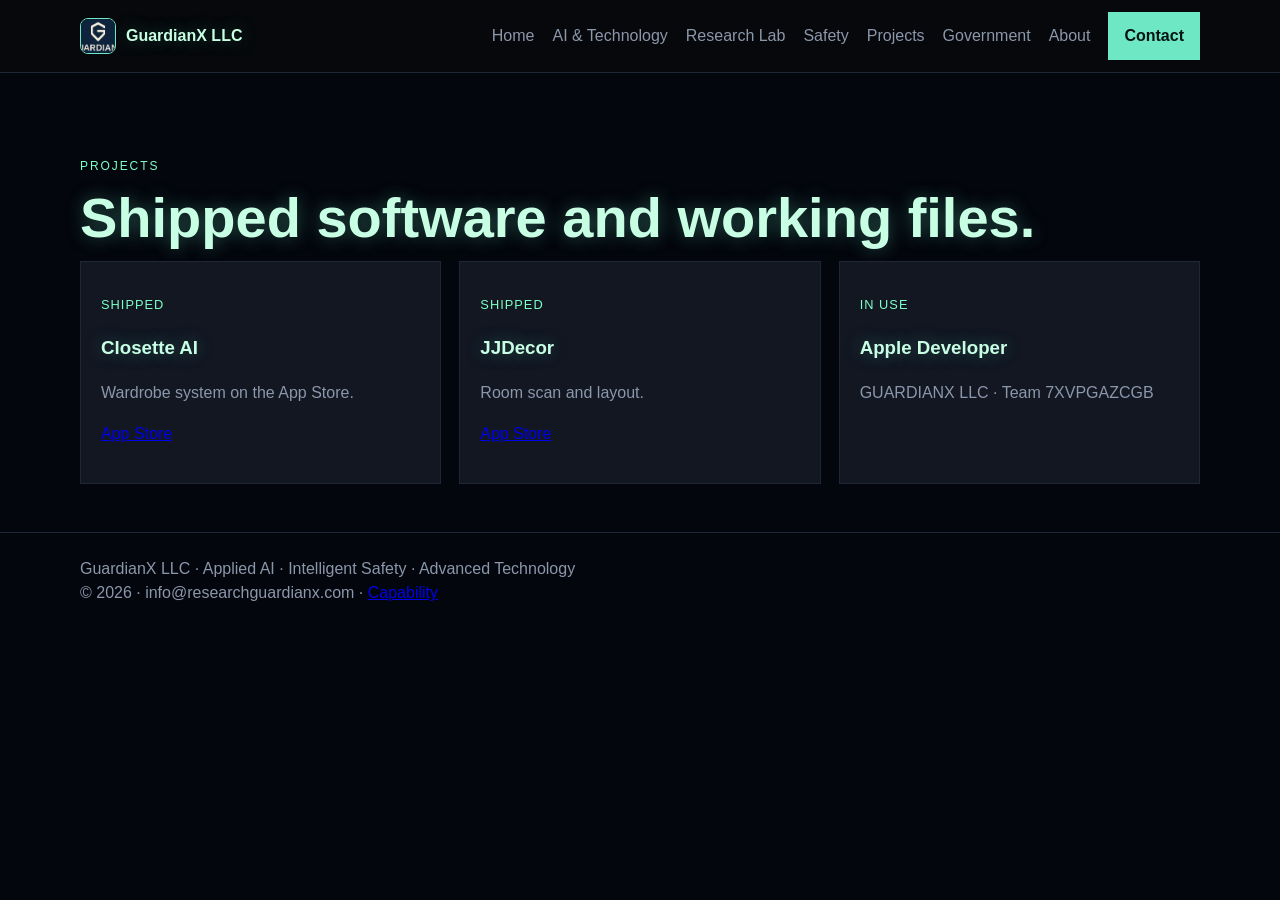
<file: projects.html>
<!DOCTYPE html><html lang="en"><head>
    <link rel="icon" type="image/png" href="favicon.png">
<meta charset="UTF-8"/><meta name="viewport" content="width=device-width,initial-scale=1"/>
<title>Projects — GuardianX LLC</title><link rel="stylesheet" href="styles.css"/>
<style>img.mark{width:36px;height:36px;object-fit:cover;border-radius:8px}
.lab-card img{width:100%;height:160px;object-fit:cover;border-radius:10px;margin-bottom:10px}
.status{font-size:.8rem;letter-spacing:.08em;text-transform:uppercase;color:#7dffc6}</style>
</head><body><header class="site-header"><div class="wrap header-inner">
<a class="brand" href="index.html"><img class="mark" src="logo.jpg" alt=""><strong>GuardianX LLC</strong></a>
<nav>
<a href="index.html">Home</a>
<a href="technology.html">AI &amp; Technology</a>
<a href="research.html">Research Lab</a>
<a href="safety.html">Safety</a>
<a href="projects.html">Projects</a>
<a href="government.html">Government</a>
<a href="about.html">About</a>
<a class="btn" href="mailto:info@researchguardianx.com">Contact</a>
</nav></div></header><main>
<section class="hero"><div class="wrap">
<p class="eyebrow">Projects</p>
<h1>Shipped software and working files.</h1>
<div class="grid-3">
<article class="card"><p class="status">Shipped</p><h3>Closette AI</h3><p>Wardrobe system on the App Store.</p><p><a href="https://apps.apple.com/app/closette-ai/id6806716319">App Store</a></p></article>
<article class="card"><p class="status">Shipped</p><h3>JJDecor</h3><p>Room scan and layout.</p><p><a href="https://apps.apple.com/app/jjdecor/id6806395612">App Store</a></p></article>
<article class="card"><p class="status">In use</p><h3>Apple Developer</h3><p>GUARDIANX LLC · Team 7XVPGAZCGB</p></article>
</div></div></section>
</main><footer><div class="wrap">GuardianX LLC · Applied AI · Intelligent Safety · Advanced Technology<br>© 2026 · info@researchguardianx.com · <a href="capability-statement.html">Capability</a></div></footer></body></html>
</file>
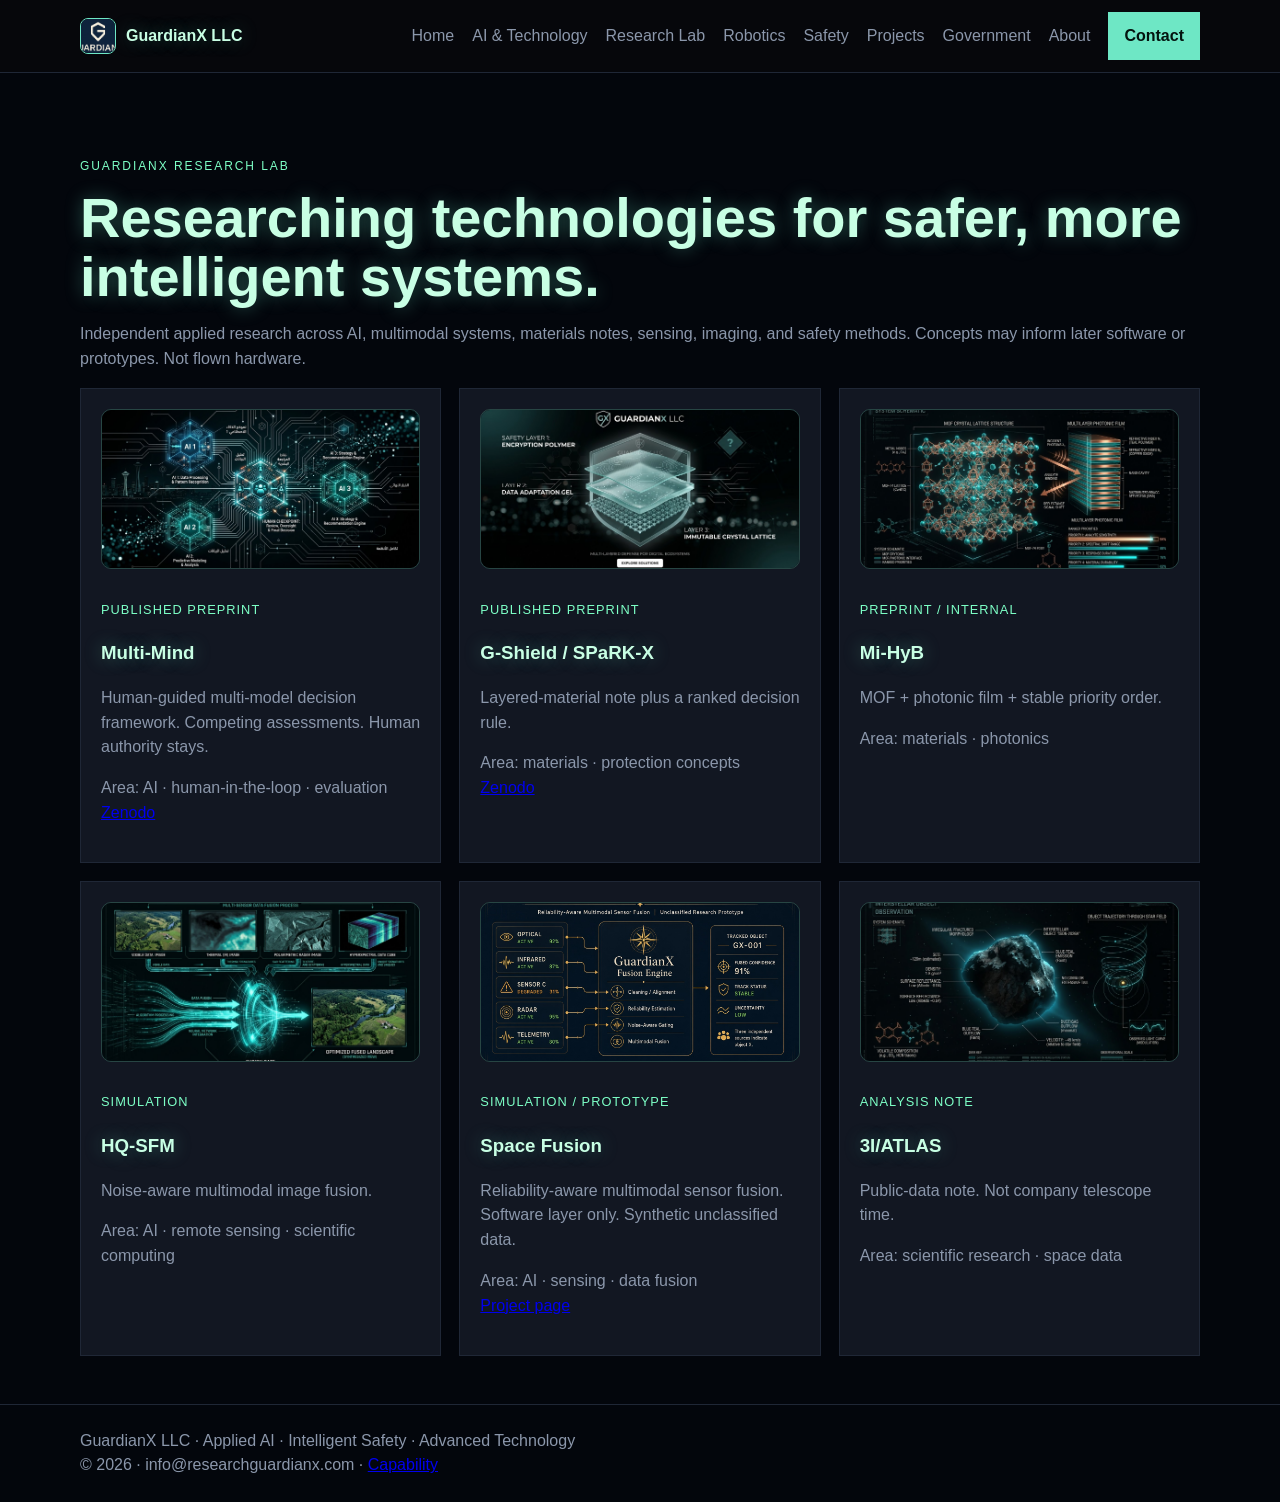
<file: research.html>
<!DOCTYPE html><html lang="en"><head>
    <link rel="icon" type="image/png" href="favicon.png">
<meta charset="UTF-8"/><meta name="viewport" content="width=device-width,initial-scale=1"/>
<title>Research Lab — GuardianX LLC</title><link rel="stylesheet" href="styles.css"/>
<style>img.mark{width:36px;height:36px;object-fit:cover;border-radius:8px}
.lab-card img{width:100%;height:160px;object-fit:cover;border-radius:10px;margin-bottom:10px}
.status{font-size:.8rem;letter-spacing:.08em;text-transform:uppercase;color:#7dffc6}</style>
</head><body><header class="site-header"><div class="wrap header-inner">
<a class="brand" href="index.html"><img class="mark" src="logo.jpg" alt=""><strong>GuardianX LLC</strong></a>
<nav>
<a href="index.html">Home</a>
<a href="technology.html">AI &amp; Technology</a>
<a href="research.html">Research Lab</a>
<a href="robotics.html">Robotics</a>
<a href="safety.html">Safety</a>
<a href="projects.html">Projects</a>
<a href="government.html">Government</a>
<a href="about.html">About</a>
<a class="btn" href="mailto:info@researchguardianx.com">Contact</a>
</nav></div></header><main>
<section class="hero"><div class="wrap">
<p class="eyebrow">GuardianX Research Lab</p>
<h1>Researching technologies for safer, more intelligent systems.</h1>
<p class="lead">Independent applied research across AI, multimodal systems, materials notes, sensing, imaging, and safety methods. Concepts may inform later software or prototypes. Not flown hardware.</p>
<div class="grid-3">
<article class="card lab-card"><img src="mm.jpg" alt="">
<p class="status">Published preprint</p>
<h3>Multi-Mind</h3>
<p>Human-guided multi-model decision framework. Competing assessments. Human authority stays.</p>
<p>Area: AI · human-in-the-loop · evaluation<br><a href="https://zenodo.org/records/18363293">Zenodo</a></p></article>
<article class="card lab-card"><img src="gshield.jpg" alt="">
<p class="status">Published preprint</p>
<h3>G-Shield / SPaRK-X</h3>
<p>Layered-material note plus a ranked decision rule.</p>
<p>Area: materials · protection concepts<br><a href="https://zenodo.org/records/17308689">Zenodo</a></p></article>
<article class="card lab-card"><img src="mihyb.jpg" alt="">
<p class="status">Preprint / internal</p>
<h3>Mi-HyB</h3>
<p>MOF + photonic film + stable priority order.</p>
<p>Area: materials · photonics</p></article>
<article class="card lab-card"><img src="hqsfm.jpg" alt="">
<p class="status">Simulation</p>
<h3>HQ-SFM</h3>
<p>Noise-aware multimodal image fusion.</p>
<p>Area: AI · remote sensing · scientific computing</p></article>
<article class="card lab-card"><img src="spacefusion.jpg" alt="">
<p class="status">Simulation / prototype</p>
<h3>Space Fusion</h3>
<p>Reliability-aware multimodal sensor fusion. Software layer only. Synthetic unclassified data.</p>
<p>Area: AI · sensing · data fusion<br><a href="space-fusion.html">Project page</a></p></article>
<article class="card lab-card"><img src="atlas.jpg" alt="">
<p class="status">Analysis note</p>
<h3>3I/ATLAS</h3>
<p>Public-data note. Not company telescope time.</p>
<p>Area: scientific research · space data</p></article>
</div></div></section>
</main><footer><div class="wrap">GuardianX LLC · Applied AI · Intelligent Safety · Advanced Technology<br>© 2026 · info@researchguardianx.com · <a href="capability-statement.html">Capability</a></div></footer></body></html>
</file>
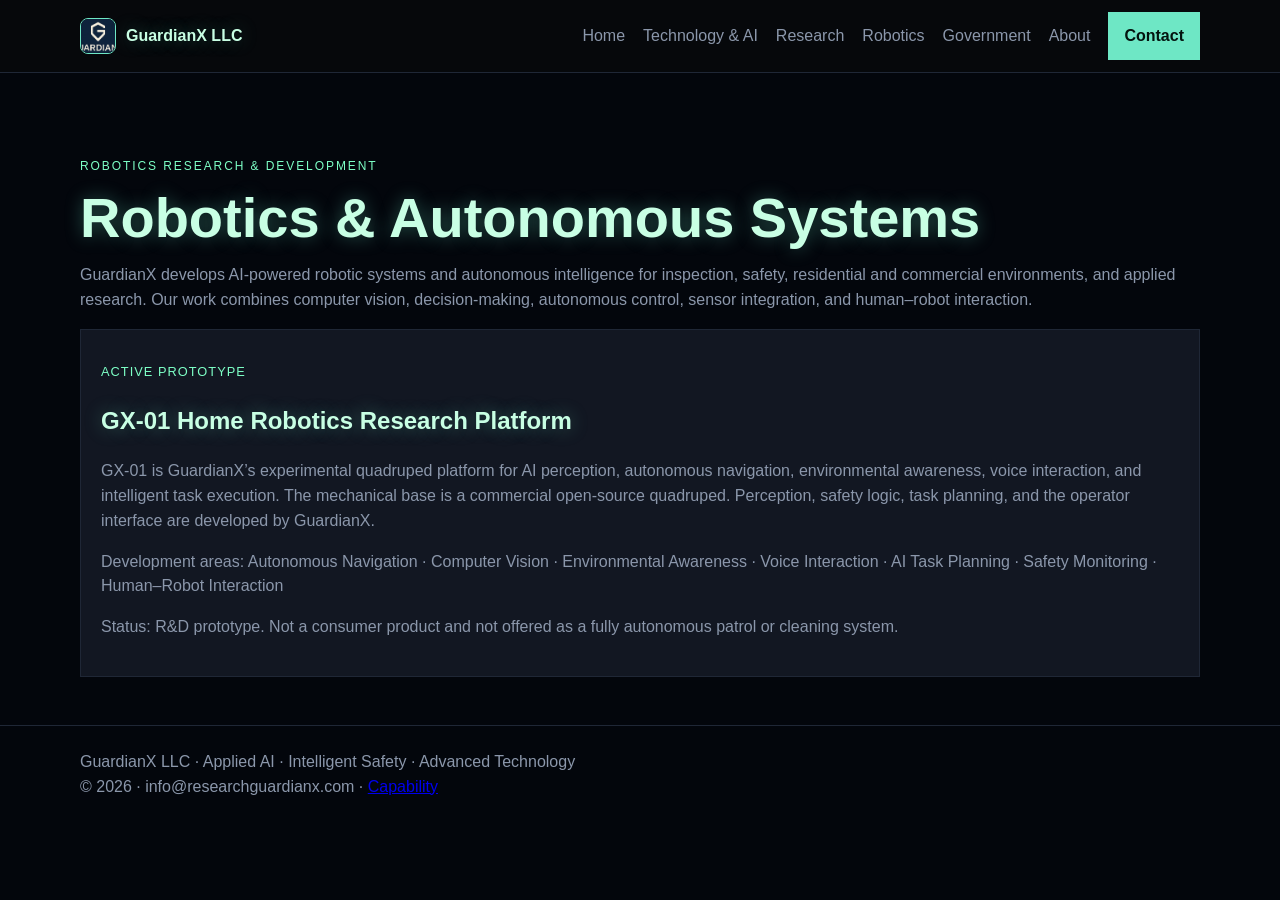
<file: robotics.html>
<!DOCTYPE html><html lang="en"><head>
    <link rel="icon" type="image/png" href="favicon.png">
<meta charset="UTF-8"/><meta name="viewport" content="width=device-width,initial-scale=1"/>
<title>Robotics — GuardianX LLC</title><link rel="stylesheet" href="styles.css"/>
<style>img.mark{width:36px;height:36px;object-fit:cover;border-radius:8px}
.status{font-size:.8rem;letter-spacing:.08em;text-transform:uppercase;color:#7dffc6}</style>
</head><body><header class="site-header"><div class="wrap header-inner">
<a class="brand" href="index.html"><img class="mark" src="logo.jpg" alt=""><strong>GuardianX LLC</strong></a>
<nav>
<a href="index.html">Home</a>
<a href="technology.html">Technology &amp; AI</a>
<a href="research.html">Research</a>
<a href="robotics.html">Robotics</a>
<a href="government.html">Government</a>
<a href="about.html">About</a>
<a class="btn" href="mailto:info@researchguardianx.com">Contact</a>
</nav></div></header><main>
<section class="hero"><div class="wrap">
<p class="eyebrow">Robotics Research &amp; Development</p>
<h1>Robotics &amp; Autonomous Systems</h1>
<p class="lead">GuardianX develops AI-powered robotic systems and autonomous intelligence for inspection, safety, residential and commercial environments, and applied research. Our work combines computer vision, decision-making, autonomous control, sensor integration, and human–robot interaction.</p>
<article class="card">
<p class="status">Active prototype</p>
<h2>GX-01 Home Robotics Research Platform</h2>
<p>GX-01 is GuardianX’s experimental quadruped platform for AI perception, autonomous navigation, environmental awareness, voice interaction, and intelligent task execution. The mechanical base is a commercial open-source quadruped. Perception, safety logic, task planning, and the operator interface are developed by GuardianX.</p>
<p>Development areas: Autonomous Navigation · Computer Vision · Environmental Awareness · Voice Interaction · AI Task Planning · Safety Monitoring · Human–Robot Interaction</p>
<p>Status: R&amp;D prototype. Not a consumer product and not offered as a fully autonomous patrol or cleaning system.</p>
</article>
</div></section>
</main><footer><div class="wrap">GuardianX LLC · Applied AI · Intelligent Safety · Advanced Technology<br>© 2026 · info@researchguardianx.com · <a href="capability-statement.html">Capability</a></div></footer></body></html>
</file>
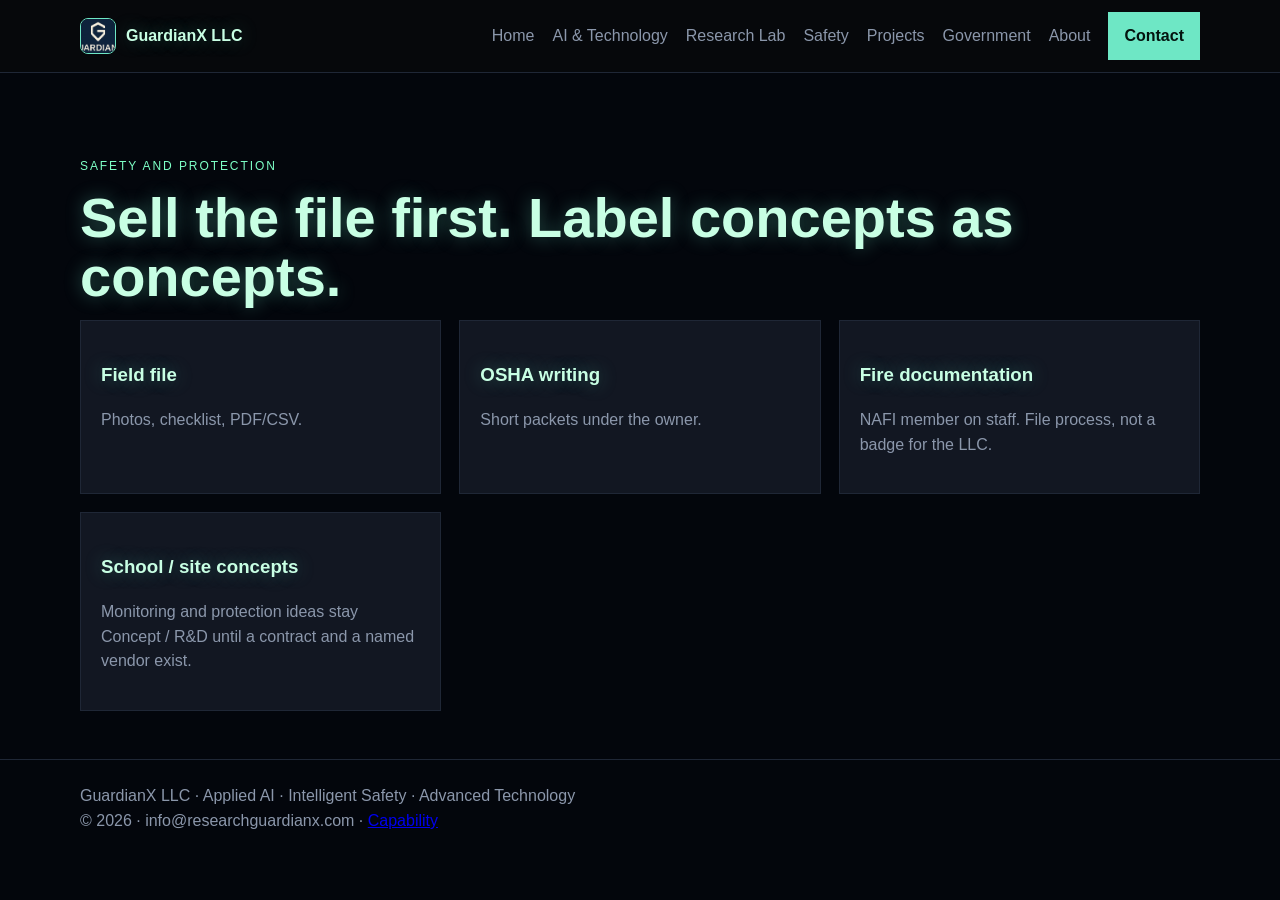
<file: safety.html>
<!DOCTYPE html><html lang="en"><head>
    <link rel="icon" type="image/png" href="favicon.png">
<meta charset="UTF-8"/><meta name="viewport" content="width=device-width,initial-scale=1"/>
<title>Safety & Protection — GuardianX LLC</title><link rel="stylesheet" href="styles.css"/>
<style>img.mark{width:36px;height:36px;object-fit:cover;border-radius:8px}
.lab-card img{width:100%;height:160px;object-fit:cover;border-radius:10px;margin-bottom:10px}
.status{font-size:.8rem;letter-spacing:.08em;text-transform:uppercase;color:#7dffc6}</style>
</head><body><header class="site-header"><div class="wrap header-inner">
<a class="brand" href="index.html"><img class="mark" src="logo.jpg" alt=""><strong>GuardianX LLC</strong></a>
<nav>
<a href="index.html">Home</a>
<a href="technology.html">AI &amp; Technology</a>
<a href="research.html">Research Lab</a>
<a href="safety.html">Safety</a>
<a href="projects.html">Projects</a>
<a href="government.html">Government</a>
<a href="about.html">About</a>
<a class="btn" href="mailto:info@researchguardianx.com">Contact</a>
</nav></div></header><main>
<section class="hero"><div class="wrap">
<p class="eyebrow">Safety and protection</p>
<h1>Sell the file first. Label concepts as concepts.</h1>
<div class="grid-3">
<article class="card"><h3>Field file</h3><p>Photos, checklist, PDF/CSV.</p></article>
<article class="card"><h3>OSHA writing</h3><p>Short packets under the owner.</p></article>
<article class="card"><h3>Fire documentation</h3><p>NAFI member on staff. File process, not a badge for the LLC.</p></article>
<article class="card"><h3>School / site concepts</h3><p>Monitoring and protection ideas stay Concept / R&amp;D until a contract and a named vendor exist.</p></article>
</div></div></section>
</main><footer><div class="wrap">GuardianX LLC · Applied AI · Intelligent Safety · Advanced Technology<br>© 2026 · info@researchguardianx.com · <a href="capability-statement.html">Capability</a></div></footer></body></html>
</file>
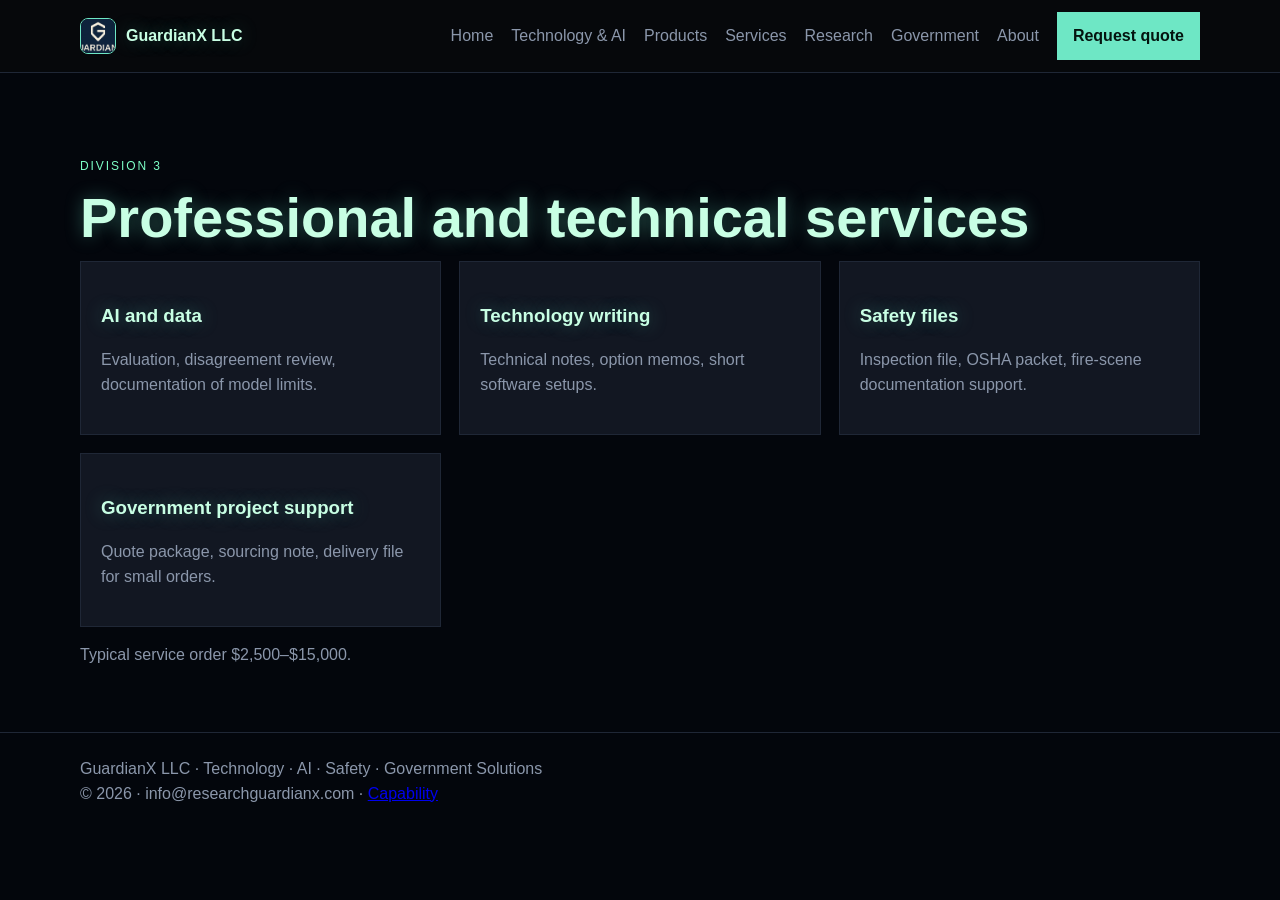
<file: services.html>
<!DOCTYPE html><html lang="en"><head>
    <link rel="icon" type="image/png" href="favicon.png">
<meta charset="UTF-8"/><meta name="viewport" content="width=device-width,initial-scale=1"/>
<title>Services — GuardianX LLC</title><link rel="stylesheet" href="styles.css"/>
<style>img.mark{width:36px;height:36px;object-fit:cover;border-radius:8px}
.lab-card img{width:100%;height:150px;object-fit:cover;border-radius:10px;margin-bottom:10px}
.status{font-size:.8rem;letter-spacing:.08em;text-transform:uppercase;color:#7dffc6}</style>
</head><body><header class="site-header"><div class="wrap header-inner">
<a class="brand" href="index.html"><img class="mark" src="logo.jpg" alt=""><strong>GuardianX LLC</strong></a>
<nav>
<a href="index.html">Home</a>
<a href="technology.html">Technology &amp; AI</a>
<a href="products.html">Products</a>
<a href="services.html">Services</a>
<a href="research.html">Research</a>
<a href="government.html">Government</a>
<a href="about.html">About</a>
<a class="btn" href="mailto:info@researchguardianx.com?subject=Quote%20or%20RFQ">Request quote</a>
</nav></div></header><main>
<section class="hero"><div class="wrap">
<p class="eyebrow">Division 3</p>
<h1>Professional and technical services</h1>
<div class="grid-3">
<article class="card"><h3>AI and data</h3><p>Evaluation, disagreement review, documentation of model limits.</p></article>
<article class="card"><h3>Technology writing</h3><p>Technical notes, option memos, short software setups.</p></article>
<article class="card"><h3>Safety files</h3><p>Inspection file, OSHA packet, fire-scene documentation support.</p></article>
<article class="card"><h3>Government project support</h3><p>Quote package, sourcing note, delivery file for small orders.</p></article>
</div>
<p>Typical service order $2,500–$15,000.</p>
</div></section>
</main><footer><div class="wrap">GuardianX LLC · Technology · AI · Safety · Government Solutions<br>© 2026 · info@researchguardianx.com · <a href="capability-statement.html">Capability</a></div></footer></body></html>
</file>
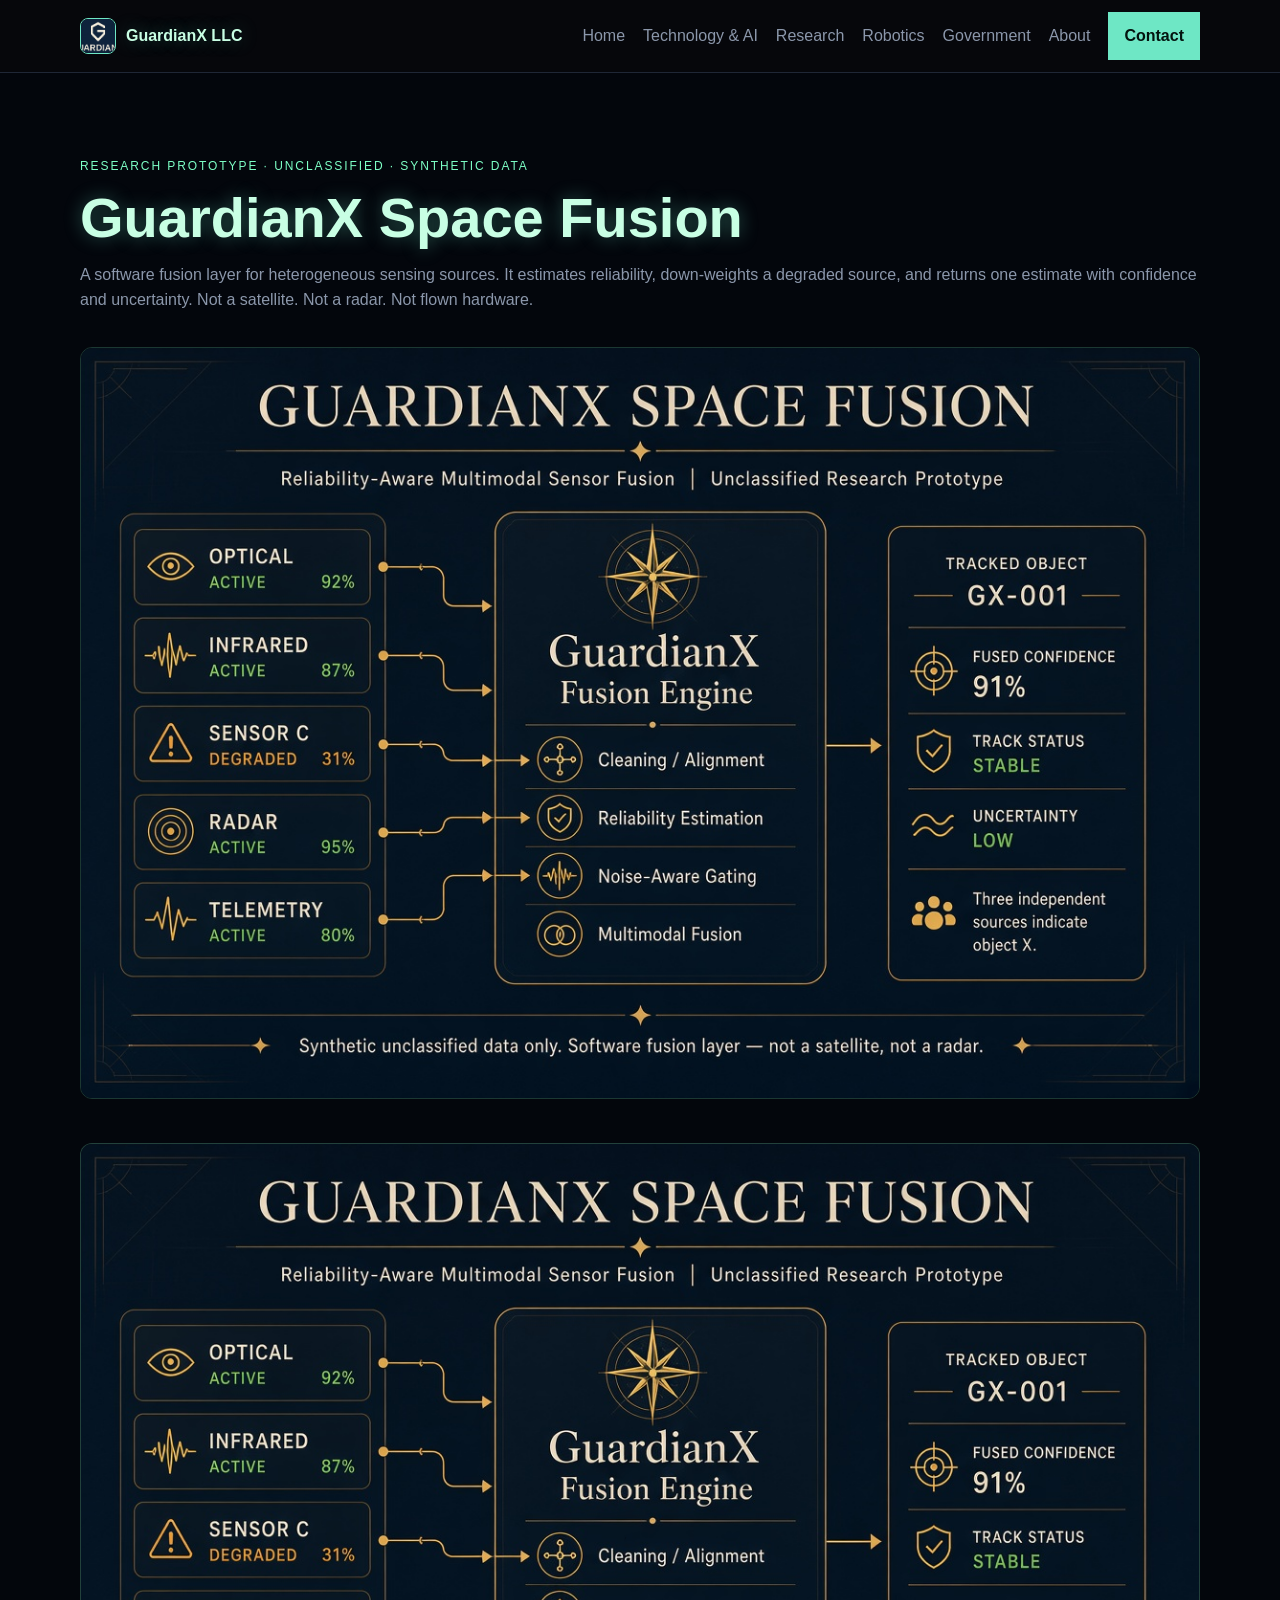
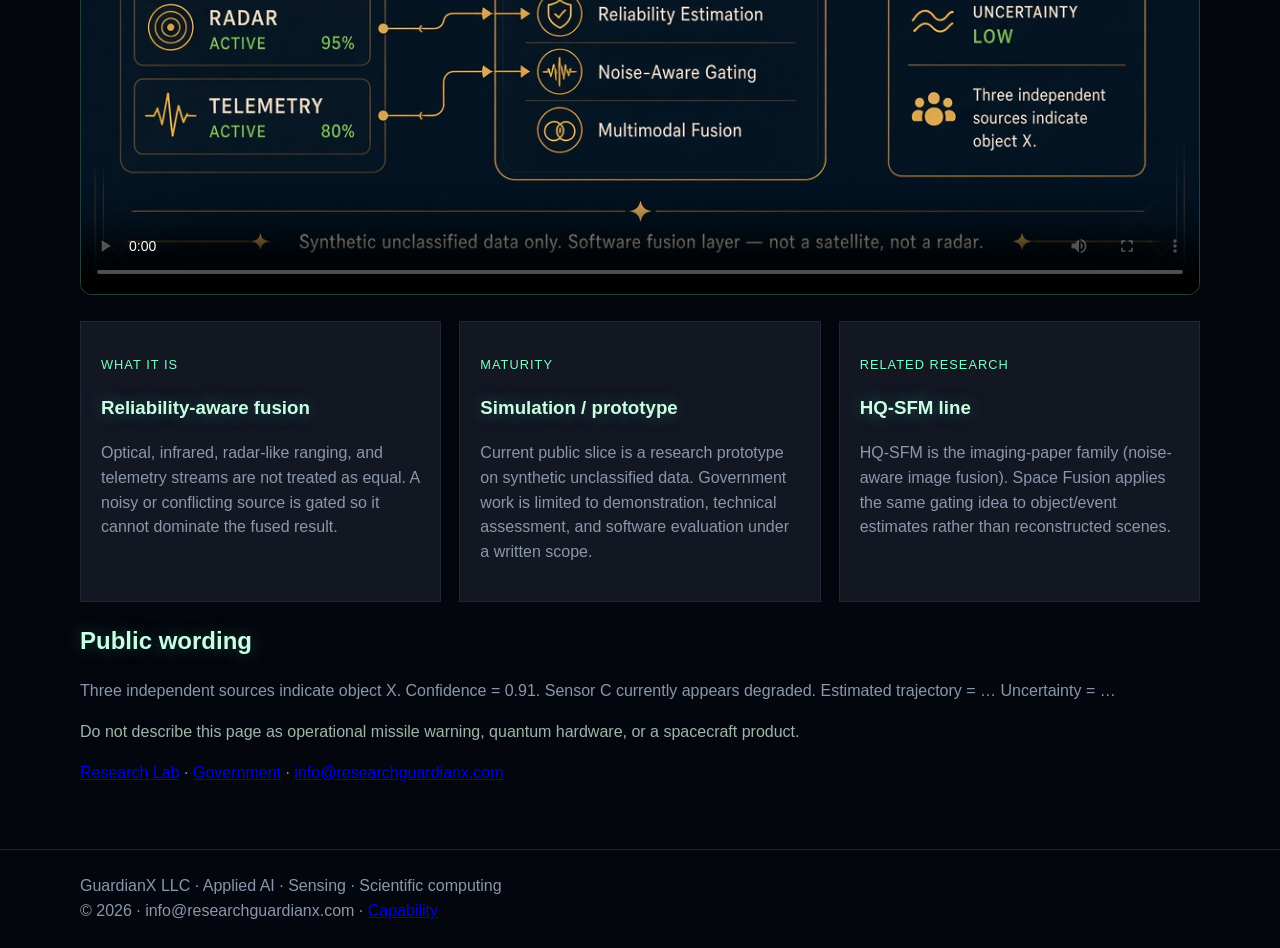
<file: space-fusion.html>
<!DOCTYPE html><html lang="en"><head>
    <link rel="icon" type="image/png" href="favicon.png">
<meta charset="UTF-8"/><meta name="viewport" content="width=device-width,initial-scale=1"/>
<title>GuardianX Space Fusion — GuardianX LLC</title>
<link rel="stylesheet" href="styles.css"/>
<style>
img.mark{width:36px;height:36px;object-fit:cover;border-radius:8px}
.status{font-size:.8rem;letter-spacing:.08em;text-transform:uppercase;color:#7dffc6}
.hero-art{width:100%;border-radius:12px;border:1px solid rgba(126,255,198,.2);margin:18px 0}
video.hero-art{background:#0b1118}
.note{color:#9fb6ab}
</style>
</head><body>
<header class="site-header"><div class="wrap header-inner">
<a class="brand" href="index.html"><img class="mark" src="logo.jpg" alt=""><strong>GuardianX LLC</strong></a>
<nav>
<a href="index.html">Home</a>
<a href="technology.html">Technology &amp; AI</a>
<a href="research.html">Research</a>
<a href="robotics.html">Robotics</a>
<a href="government.html">Government</a>
<a href="about.html">About</a>
<a class="btn" href="mailto:info@researchguardianx.com?subject=Space%20Fusion">Contact</a>
</nav></div></header>
<main>
<section class="hero"><div class="wrap">
<p class="eyebrow">Research prototype · Unclassified · Synthetic data</p>
<h1>GuardianX Space Fusion</h1>
<p class="lead">A software fusion layer for heterogeneous sensing sources. It estimates reliability, down-weights a degraded source, and returns one estimate with confidence and uncertainty. Not a satellite. Not a radar. Not flown hardware.</p>
<img class="hero-art" src="spacefusion.jpg" alt="GuardianX Space Fusion architecture"/>
<video class="hero-art" controls poster="spacefusion.jpg">
  <source src="spacefusion-explainer.mp4" type="video/mp4"/>
</video>

<div class="grid-3">
<article class="card"><p class="status">What it is</p>
<h3>Reliability-aware fusion</h3>
<p>Optical, infrared, radar-like ranging, and telemetry streams are not treated as equal. A noisy or conflicting source is gated so it cannot dominate the fused result.</p></article>
<article class="card"><p class="status">Maturity</p>
<h3>Simulation / prototype</h3>
<p>Current public slice is a research prototype on synthetic unclassified data. Government work is limited to demonstration, technical assessment, and software evaluation under a written scope.</p></article>
<article class="card"><p class="status">Related research</p>
<h3>HQ-SFM line</h3>
<p>HQ-SFM is the imaging-paper family (noise-aware image fusion). Space Fusion applies the same gating idea to object/event estimates rather than reconstructed scenes.</p></article>
</div>

<h2>Public wording</h2>
<p>Three independent sources indicate object X. Confidence = 0.91. Sensor C currently appears degraded. Estimated trajectory = … Uncertainty = …</p>
<p class="note">Do not describe this page as operational missile warning, quantum hardware, or a spacecraft product.</p>
<p><a href="research.html">Research Lab</a> · <a href="government.html">Government</a> · <a href="mailto:info@researchguardianx.com">info@researchguardianx.com</a></p>
</div></section>
</main>
<footer><div class="wrap">GuardianX LLC · Applied AI · Sensing · Scientific computing<br>© 2026 · info@researchguardianx.com · <a href="capability-statement.html">Capability</a></div></footer>
</body></html>
</file>
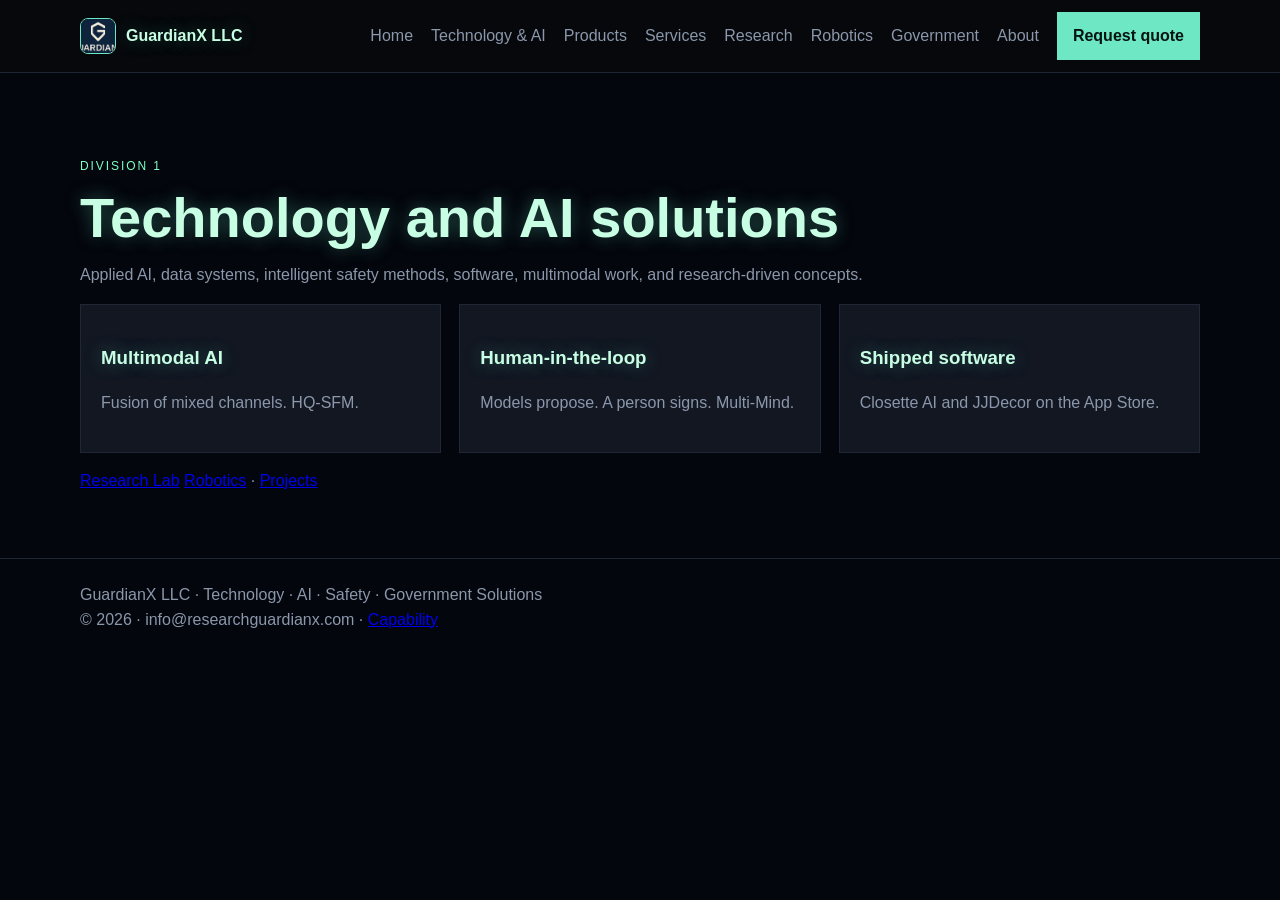
<file: technology.html>
<!DOCTYPE html><html lang="en"><head>
    <link rel="icon" type="image/png" href="favicon.png">
<meta charset="UTF-8"/><meta name="viewport" content="width=device-width,initial-scale=1"/>
<title>Technology & AI — GuardianX LLC</title><link rel="stylesheet" href="styles.css"/>
<style>img.mark{width:36px;height:36px;object-fit:cover;border-radius:8px}
.lab-card img{width:100%;height:150px;object-fit:cover;border-radius:10px;margin-bottom:10px}
.status{font-size:.8rem;letter-spacing:.08em;text-transform:uppercase;color:#7dffc6}</style>
</head><body><header class="site-header"><div class="wrap header-inner">
<a class="brand" href="index.html"><img class="mark" src="logo.jpg" alt=""><strong>GuardianX LLC</strong></a>
<nav>
<a href="index.html">Home</a>
<a href="technology.html">Technology &amp; AI</a>
<a href="products.html">Products</a>
<a href="services.html">Services</a>
<a href="research.html">Research</a>
<a href="robotics.html">Robotics</a>
<a href="government.html">Government</a>
<a href="about.html">About</a>
<a class="btn" href="mailto:info@researchguardianx.com?subject=Quote%20or%20RFQ">Request quote</a>
</nav></div></header><main>
<section class="hero"><div class="wrap">
<p class="eyebrow">Division 1</p>
<h1>Technology and AI solutions</h1>
<p class="lead">Applied AI, data systems, intelligent safety methods, software, multimodal work, and research-driven concepts.</p>
<div class="grid-3">
<article class="card"><h3>Multimodal AI</h3><p>Fusion of mixed channels. HQ-SFM.</p></article>
<article class="card"><h3>Human-in-the-loop</h3><p>Models propose. A person signs. Multi-Mind.</p></article>
<article class="card"><h3>Shipped software</h3><p>Closette AI and JJDecor on the App Store.</p></article>
</div>
<p><a href="research.html">Research Lab</a>
<a href="robotics.html">Robotics</a> · <a href="projects.html">Projects</a></p>
</div></section>
</main><footer><div class="wrap">GuardianX LLC · Technology · AI · Safety · Government Solutions<br>© 2026 · info@researchguardianx.com · <a href="capability-statement.html">Capability</a></div></footer></body></html>
</file>
<file: styles.css>
:root{--bg:#03060c;--bg2:#0e1118;--card:#121722;--line:#1f2736;--text:#e8edf5;--muted:#8b97ab;--accent:#6ee7c5}
*{box-sizing:border-box}body{margin:0;font-family:"Avenir Next","Segoe UI",sans-serif;background:var(--bg);color:var(--text);line-height:1.55}
.wrap{width:min(1120px,calc(100% - 36px));margin:0 auto}
.site-header{position:sticky;top:0;background:rgba(7,8,12,.9);border-bottom:1px solid var(--line)}
.header-inner,nav{display:flex;align-items:center;gap:18px}.header-inner{justify-content:space-between;min-height:72px}
.brand{display:flex;gap:10px;align-items:center;color:var(--text);text-decoration:none}
.mark{width:34px;height:34px;display:grid;place-items:center;border:1px solid var(--accent);color:var(--accent)}
nav a{color:var(--muted);text-decoration:none}
.hero{padding:72px 0 48px}.hero-grid,.grid-3{display:grid;gap:18px}
.hero-grid{grid-template-columns:1.3fr .9fr}.grid-3{grid-template-columns:repeat(3,1fr)}
.eyebrow{color:var(--accent);letter-spacing:.14em;text-transform:uppercase;font-size:12px}
h1{font-size:clamp(32px,6vw,56px);line-height:1.06;margin:0 0 14px}
.lead,.fine,p{color:var(--muted)}
.btn{display:inline-block;background:var(--accent);color:#04140f;text-decoration:none;padding:12px 16px;font-weight:600}
.btn-ghost{background:transparent;color:var(--text);border:1px solid var(--line)}
.card{background:var(--card);border:1px solid var(--line);padding:20px}
section{padding:52px 0}.alt{background:var(--bg2)}
footer{border-top:1px solid var(--line);padding:24px 0;color:var(--muted)}
@media(max-width:800px){nav{display:none}.hero-grid,.grid-3{grid-template-columns:1fr}}

h1,h2,h3,.brand strong{color:#b8ffd9;text-shadow:0 0 18px rgba(110,231,197,.35)}
.eyebrow{color:#7dffc6}
@keyframes glowshift{0%,100%{text-shadow:0 0 12px rgba(110,231,197,.25)}50%{text-shadow:0 0 28px rgba(126,255,198,.55)}}
h1{animation:glowshift 4s ease-in-out infinite}

img.mark{width:36px;height:36px;object-fit:cover;border-radius:8px}
.lab-card img{width:100%;height:170px;object-fit:cover;border-radius:10px;margin-bottom:12px;border:1px solid rgba(126,255,198,.2)}
.fine{opacity:.7;font-size:.85rem}
h1,h2,h3,.brand strong{color:#c8ffe4;text-shadow:0 0 18px rgba(110,231,197,.35)}
.eyebrow{color:#7dffc6;letter-spacing:.16em}
body.space{background:#03060c}
body.space::before{
  content:"";position:fixed;inset:0;z-index:-2;pointer-events:none;
  background:
    radial-gradient(900px 500px at 12% 8%, rgba(110,231,197,.16), transparent 55%),
    radial-gradient(800px 520px at 88% 90%, rgba(34,158,186,.22), transparent 50%),
    radial-gradient(600px 400px at 50% 40%, rgba(255,255,255,.04), transparent 60%),
    #03060c;
  animation:galaxy-drift 28s ease-in-out infinite alternate;
}
body.space::after{
  content:"";position:fixed;inset:0;z-index:-1;pointer-events:none;
  background-image:radial-gradient(#fff 1px, transparent 1px);
  background-size:48px 48px;opacity:.18;animation:star-drift 60s linear infinite;
}
@keyframes galaxy-drift{from{transform:scale(1)}to{transform:scale(1.08) translate(-2%,1%)}}
@keyframes star-drift{from{background-position:0 0}to{background-position:80px 120px}}
</file>
